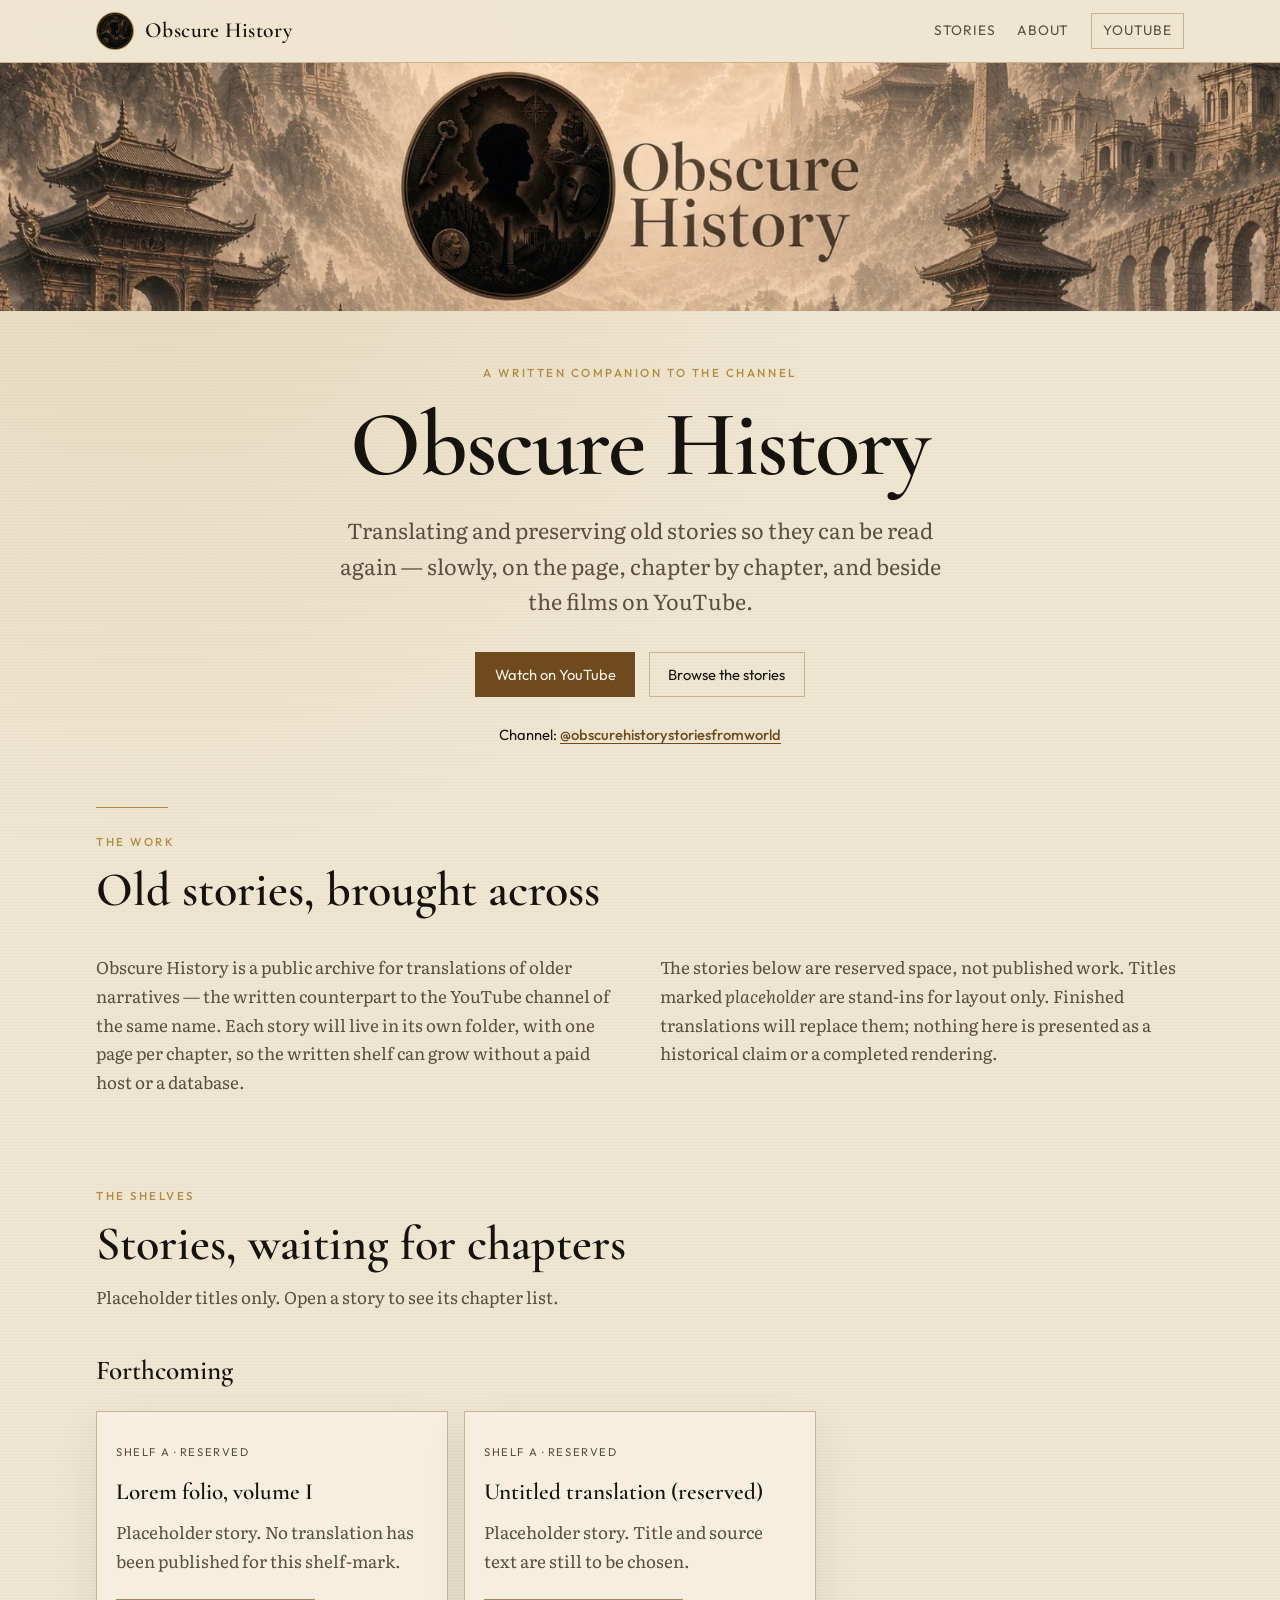
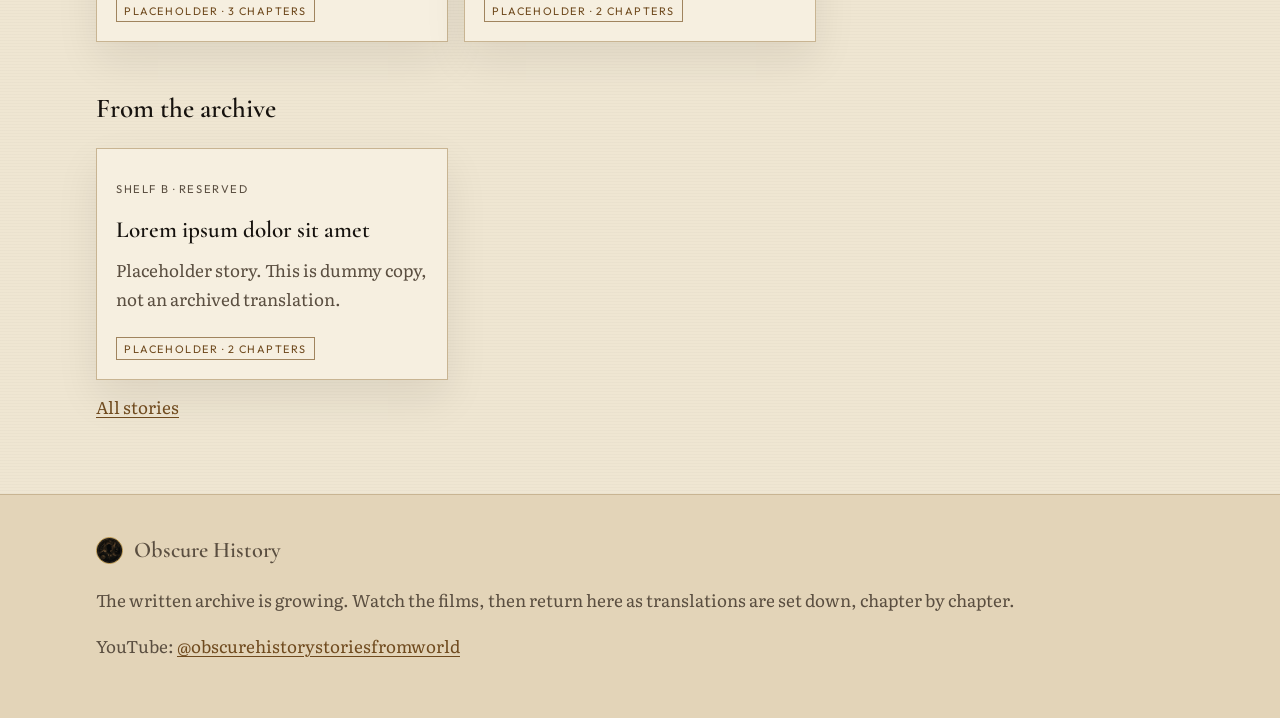
<file: index.html>
<!DOCTYPE html>
<html lang="en">
<head>
  <meta charset="utf-8" />
  <meta name="viewport" content="width=device-width, initial-scale=1" />
  <title>Obscure History — translations of old stories</title>
  <meta name="description" content="Obscure History is an archive of translated old stories, told chapter by chapter, and the written companion to the YouTube channel @obscurehistorystoriesfromworld." />
  <link rel="canonical" href="https://mindtensorml.github.io/obscure-history/" />
  <meta property="og:title" content="Obscure History" />
  <meta property="og:description" content="Obscure History is an archive of translated old stories, told chapter by chapter, and the written companion to the YouTube channel @obscurehistorystoriesfromworld." />
  <meta property="og:type" content="website" />
  <meta property="og:url" content="https://mindtensorml.github.io/obscure-history/" />
  <link rel="icon" href="assets/favicon.jpg" />
  <link rel="preconnect" href="https://fonts.googleapis.com" />
  <link rel="preconnect" href="https://fonts.gstatic.com" crossorigin />
  <link href="https://fonts.googleapis.com/css2?family=Cormorant+Garamond:ital,wght@0,500;0,600;0,700;1,500&family=Literata:ital,opsz,wght@0,7..72,400;0,7..72,500;1,7..72,400&family=Outfit:wght@400;500;600&display=swap" rel="stylesheet" />
  <link rel="stylesheet" href="styles.css" />
</head>
<body>
  <a class="skip-link" href="#main">Skip to content</a>
  <header class="masthead">
    <div class="masthead-inner">
      <a class="wordmark" href="index.html">
        <img class="brand-logo" src="assets/avatar.jpg" width="40" height="40" alt="" />
        <span class="wordmark-text">Obscure History</span>
      </a>
      <button class="nav-toggle" type="button" aria-expanded="false" aria-controls="site-nav">Menu</button>
      <nav id="site-nav" class="site-nav" aria-label="Primary">
        <a href="stories/index.html">Stories</a>
        <a href="index.html#about">About</a>
        <a class="nav-channel" href="https://www.youtube.com/@obscurehistorystoriesfromworld" target="_blank" rel="noopener noreferrer">YouTube <span class="sr-only">(opens in a new tab)</span></a>
      </nav>
    </div>
  </header>

  <main id="main">
    <figure class="hero-banner">
      <img src="assets/banner.jpg" alt="Obscure History channel banner: a misted landscape of temples and an aqueduct around the channel emblem." width="2048" height="339" />
    </figure>
    <section class="hero-copy" aria-labelledby="hero-title">
      <p class="eyebrow">A written companion to the channel</p>
      <h1 id="hero-title">Obscure History</h1>
      <p class="lede">
        Translating and preserving old stories so they can be read again —
        slowly, on the page, chapter by chapter, and beside the films on YouTube.
      </p>
      <div class="hero-actions">
        <a class="button button-primary" href="https://www.youtube.com/@obscurehistorystoriesfromworld" target="_blank" rel="noopener noreferrer">
          Watch on YouTube
          <span class="sr-only">(opens in a new tab)</span>
        </a>
        <a class="button button-quiet" href="stories/index.html">Browse the stories</a>
      </div>
      <p class="channel-handle">
        Channel:
        <a href="https://www.youtube.com/@obscurehistorystoriesfromworld" target="_blank" rel="noopener noreferrer">@obscurehistorystoriesfromworld</a>
        <span class="sr-only">(opens in a new tab)</span>
      </p>
    </section>

    <section id="about" class="panel" aria-labelledby="about-title">
      <div class="panel-rule" aria-hidden="true"></div>
      <p class="eyebrow">The work</p>
      <h2 id="about-title">Old stories, brought across</h2>
      <div class="split">
        <p>
          Obscure History is a public archive for translations of older
          narratives — the written counterpart to the YouTube channel of the
          same name. Each story will live in its own folder, with one page
          per chapter, so the written shelf can grow without a paid host or
          a database.
        </p>
        <p>
          The stories below are reserved space, not published work. Titles
          marked <em>placeholder</em> are stand-ins for layout only. Finished
          translations will replace them; nothing here is presented as a
          historical claim or a completed rendering.
        </p>
      </div>
    </section>

    <section id="archive" class="archive" aria-labelledby="archive-title">
      <header class="archive-head">
        <p class="eyebrow">The shelves</p>
        <h2 id="archive-title">Stories, waiting for chapters</h2>
        <p class="section-note">
          Placeholder titles only. Open a story to see its chapter list.
        </p>
      </header>
      <div class="shelf">
        <h3 class="shelf-title">Forthcoming</h3>
        <ul class="folio-grid">
          <li class="folio">
            <a class="folio-link" href="stories/lorem-folio-i/index.html">
              <p class="folio-mark">Shelf A · reserved</p>
              <h3>Lorem folio, volume I</h3>
              <p>Placeholder story. No translation has been published for this shelf-mark.</p>
              <span class="badge">Placeholder · 3 chapters</span>
            </a>
          </li>
          <li class="folio">
            <a class="folio-link" href="stories/untitled-translation/index.html">
              <p class="folio-mark">Shelf A · reserved</p>
              <h3>Untitled translation (reserved)</h3>
              <p>Placeholder story. Title and source text are still to be chosen.</p>
              <span class="badge">Placeholder · 2 chapters</span>
            </a>
          </li>
        </ul>
      </div>
      <div class="shelf">
        <h3 class="shelf-title">From the archive</h3>
        <ul class="folio-grid">
          <li class="folio">
            <a class="folio-link" href="stories/lorem-ipsum-dolor/index.html">
              <p class="folio-mark">Shelf B · reserved</p>
              <h3>Lorem ipsum dolor sit amet</h3>
              <p>Placeholder story. This is dummy copy, not an archived translation.</p>
              <span class="badge">Placeholder · 2 chapters</span>
            </a>
          </li>
        </ul>
      </div>
      <p class="section-note"><a href="stories/index.html">All stories</a></p>
    </section>
  </main>
  <footer class="site-footer">
    <div class="footer-inner">
      <p class="footer-brand">
        <img class="brand-logo" src="assets/avatar.jpg" width="28" height="28" alt="" />
        Obscure History
      </p>
      <p>
        The written archive is growing. Watch the films, then return here as
        translations are set down, chapter by chapter.
      </p>
      <p>
        YouTube:
        <a href="https://www.youtube.com/@obscurehistorystoriesfromworld" target="_blank" rel="noopener noreferrer">@obscurehistorystoriesfromworld</a>
        <span class="sr-only">(opens in a new tab)</span>
      </p>
    </div>
  </footer>
  <script src="site.js"></script>
</body>
</html>
</file>
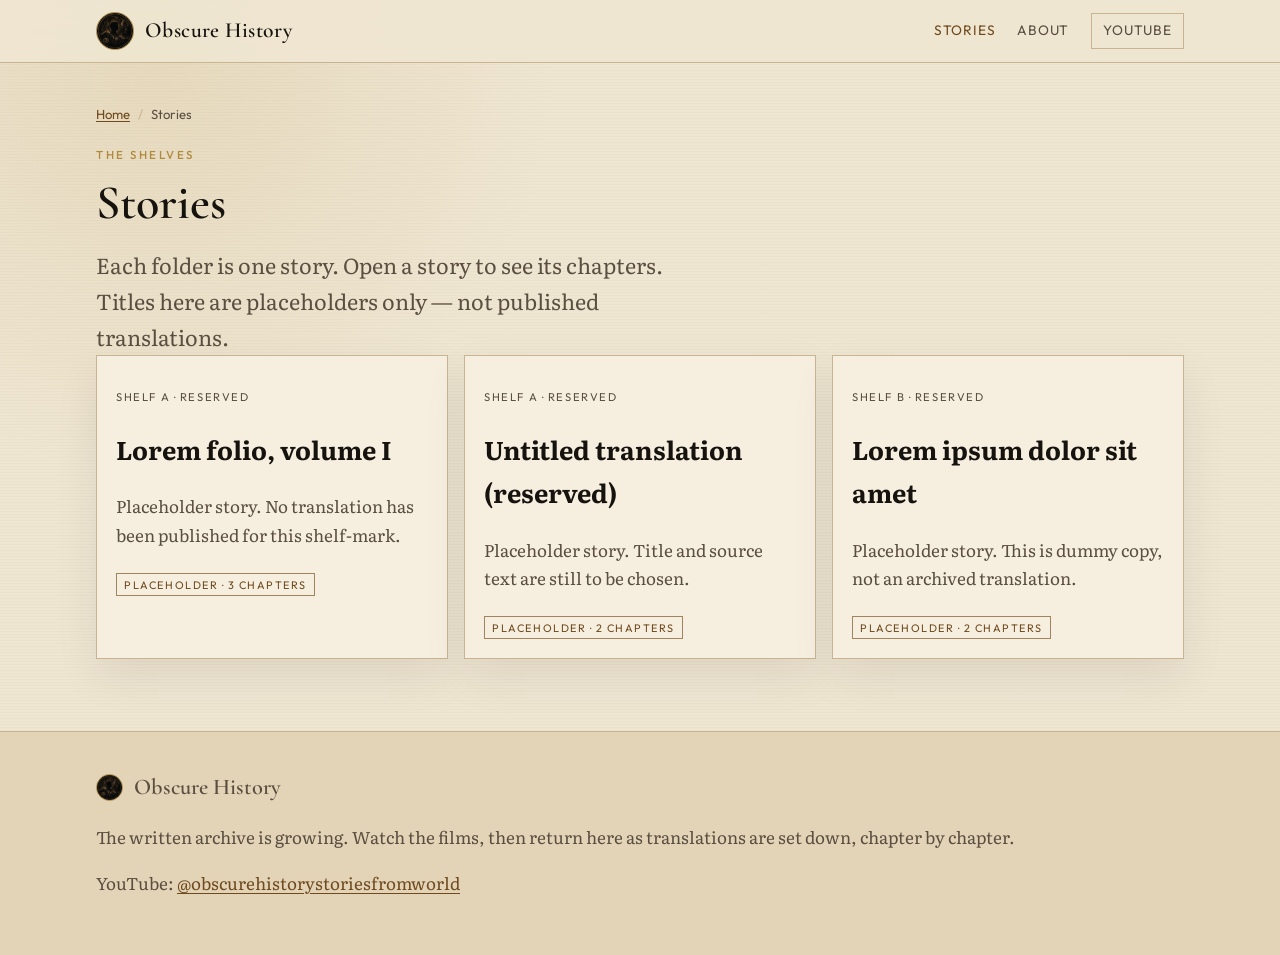
<file: stories/index.html>
<!DOCTYPE html>
<html lang="en">
<head>
  <meta charset="utf-8" />
  <meta name="viewport" content="width=device-width, initial-scale=1" />
  <title>Stories — Obscure History</title>
  <meta name="description" content="Placeholder story list for the Obscure History written archive. Each story has its own chapter pages." />
  <link rel="canonical" href="https://mindtensorml.github.io/obscure-history/stories/" />
  <meta property="og:title" content="Stories — Obscure History" />
  <meta property="og:description" content="Placeholder story list for the Obscure History written archive. Each story has its own chapter pages." />
  <meta property="og:type" content="website" />
  <meta property="og:url" content="https://mindtensorml.github.io/obscure-history/stories/" />
  <link rel="icon" href="../assets/favicon.jpg" />
  <link rel="preconnect" href="https://fonts.googleapis.com" />
  <link rel="preconnect" href="https://fonts.gstatic.com" crossorigin />
  <link href="https://fonts.googleapis.com/css2?family=Cormorant+Garamond:ital,wght@0,500;0,600;0,700;1,500&family=Literata:ital,opsz,wght@0,7..72,400;0,7..72,500;1,7..72,400&family=Outfit:wght@400;500;600&display=swap" rel="stylesheet" />
  <link rel="stylesheet" href="../styles.css" />
</head>
<body>
  <a class="skip-link" href="#main">Skip to content</a>
  <header class="masthead">
    <div class="masthead-inner">
      <a class="wordmark" href="../index.html">
        <img class="brand-logo" src="../assets/avatar.jpg" width="40" height="40" alt="" />
        <span class="wordmark-text">Obscure History</span>
      </a>
      <button class="nav-toggle" type="button" aria-expanded="false" aria-controls="site-nav">Menu</button>
      <nav id="site-nav" class="site-nav" aria-label="Primary">
        <a href="../stories/index.html" aria-current="page">Stories</a>
        <a href="../index.html#about">About</a>
        <a class="nav-channel" href="https://www.youtube.com/@obscurehistorystoriesfromworld" target="_blank" rel="noopener noreferrer">YouTube <span class="sr-only">(opens in a new tab)</span></a>
      </nav>
    </div>
  </header>

  <main id="main" class="story-layout">
    <nav class="crumb" aria-label="Breadcrumb">
        <ol>
          <li><a href="../index.html">Home</a></li>
          <li aria-current="page">Stories</li>
        </ol>
      </nav>
    <p class="eyebrow">The shelves</p>
    <h1>Stories</h1>
    <p class="lede lede-start">
      Each folder is one story. Open a story to see its chapters. Titles here
      are placeholders only — not published translations.
    </p>
    <ul class="folio-grid folio-grid-spaced">
      <li class="folio">
        <a class="folio-link" href="lorem-folio-i/index.html">
          <p class="folio-mark">Shelf A · reserved</p>
          <h2>Lorem folio, volume I</h2>
          <p>Placeholder story. No translation has been published for this shelf-mark.</p>
          <span class="badge">Placeholder · 3 chapters</span>
        </a>
      </li>
      <li class="folio">
        <a class="folio-link" href="untitled-translation/index.html">
          <p class="folio-mark">Shelf A · reserved</p>
          <h2>Untitled translation (reserved)</h2>
          <p>Placeholder story. Title and source text are still to be chosen.</p>
          <span class="badge">Placeholder · 2 chapters</span>
        </a>
      </li>
      <li class="folio">
        <a class="folio-link" href="lorem-ipsum-dolor/index.html">
          <p class="folio-mark">Shelf B · reserved</p>
          <h2>Lorem ipsum dolor sit amet</h2>
          <p>Placeholder story. This is dummy copy, not an archived translation.</p>
          <span class="badge">Placeholder · 2 chapters</span>
        </a>
      </li>
    </ul>
  </main>
  <footer class="site-footer">
    <div class="footer-inner">
      <p class="footer-brand">
        <img class="brand-logo" src="../assets/avatar.jpg" width="28" height="28" alt="" />
        Obscure History
      </p>
      <p>
        The written archive is growing. Watch the films, then return here as
        translations are set down, chapter by chapter.
      </p>
      <p>
        YouTube:
        <a href="https://www.youtube.com/@obscurehistorystoriesfromworld" target="_blank" rel="noopener noreferrer">@obscurehistorystoriesfromworld</a>
        <span class="sr-only">(opens in a new tab)</span>
      </p>
    </div>
  </footer>
  <script src="../site.js"></script>
</body>
</html>
</file>
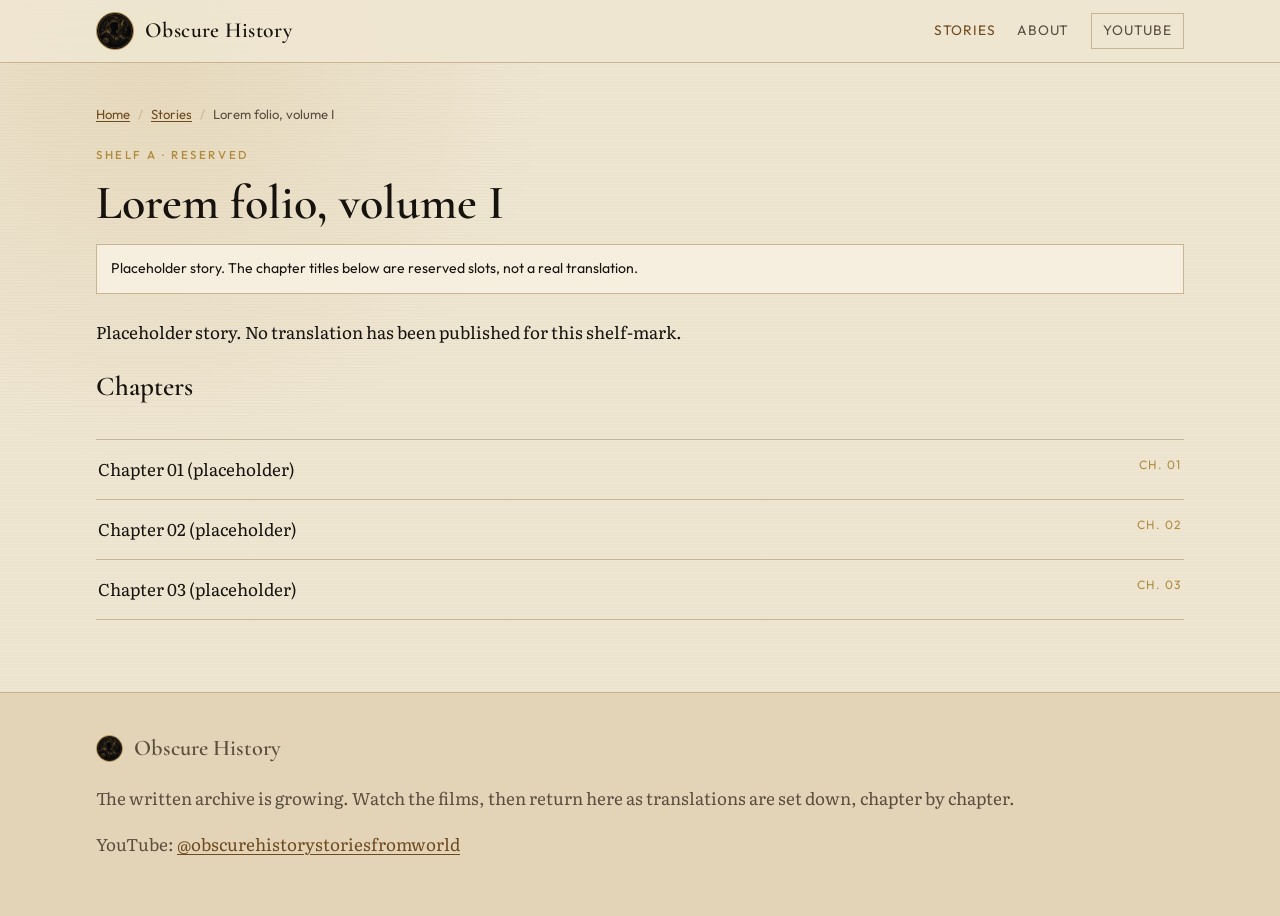
<file: stories/lorem-folio-i/index.html>
<!DOCTYPE html>
<html lang="en">
<head>
  <meta charset="utf-8" />
  <meta name="viewport" content="width=device-width, initial-scale=1" />
  <title>Lorem folio, volume I — Obscure History</title>
  <meta name="description" content="Placeholder story page for Lorem folio, volume I. Chapter list only; not a published translation." />
  <link rel="canonical" href="https://mindtensorml.github.io/obscure-history/stories/lorem-folio-i/" />
  <meta property="og:title" content="Lorem folio, volume I" />
  <meta property="og:description" content="Placeholder story page for Lorem folio, volume I. Chapter list only; not a published translation." />
  <meta property="og:type" content="website" />
  <meta property="og:url" content="https://mindtensorml.github.io/obscure-history/stories/lorem-folio-i/" />
  <link rel="icon" href="../../assets/favicon.jpg" />
  <link rel="preconnect" href="https://fonts.googleapis.com" />
  <link rel="preconnect" href="https://fonts.gstatic.com" crossorigin />
  <link href="https://fonts.googleapis.com/css2?family=Cormorant+Garamond:ital,wght@0,500;0,600;0,700;1,500&family=Literata:ital,opsz,wght@0,7..72,400;0,7..72,500;1,7..72,400&family=Outfit:wght@400;500;600&display=swap" rel="stylesheet" />
  <link rel="stylesheet" href="../../styles.css" />
</head>
<body>
  <a class="skip-link" href="#main">Skip to content</a>
  <header class="masthead">
    <div class="masthead-inner">
      <a class="wordmark" href="../../index.html">
        <img class="brand-logo" src="../../assets/avatar.jpg" width="40" height="40" alt="" />
        <span class="wordmark-text">Obscure History</span>
      </a>
      <button class="nav-toggle" type="button" aria-expanded="false" aria-controls="site-nav">Menu</button>
      <nav id="site-nav" class="site-nav" aria-label="Primary">
        <a href="../../stories/index.html" aria-current="page">Stories</a>
        <a href="../../index.html#about">About</a>
        <a class="nav-channel" href="https://www.youtube.com/@obscurehistorystoriesfromworld" target="_blank" rel="noopener noreferrer">YouTube <span class="sr-only">(opens in a new tab)</span></a>
      </nav>
    </div>
  </header>

  <main id="main" class="story-layout">
    <nav class="crumb" aria-label="Breadcrumb">
        <ol>
          <li><a href="../../index.html">Home</a></li>
          <li><a href="../index.html">Stories</a></li>
          <li aria-current="page">Lorem folio, volume I</li>
        </ol>
      </nav>
    <p class="eyebrow">Shelf A · reserved</p>
    <h1>Lorem folio, volume I</h1>
    <p class="notice">Placeholder story. The chapter titles below are reserved slots, not a real translation.</p>
    <p>Placeholder story. No translation has been published for this shelf-mark.</p>
    <h2 class="shelf-title">Chapters</h2>
    <ol class="chapter-list">
        <li>
          <a href="chapter-01.html">
            <span>Chapter 01 (placeholder)</span>
            <span class="chapter-num">Ch. 01</span>
          </a>
        </li>
        <li>
          <a href="chapter-02.html">
            <span>Chapter 02 (placeholder)</span>
            <span class="chapter-num">Ch. 02</span>
          </a>
        </li>
        <li>
          <a href="chapter-03.html">
            <span>Chapter 03 (placeholder)</span>
            <span class="chapter-num">Ch. 03</span>
          </a>
        </li>
    </ol>
  </main>
  <footer class="site-footer">
    <div class="footer-inner">
      <p class="footer-brand">
        <img class="brand-logo" src="../../assets/avatar.jpg" width="28" height="28" alt="" />
        Obscure History
      </p>
      <p>
        The written archive is growing. Watch the films, then return here as
        translations are set down, chapter by chapter.
      </p>
      <p>
        YouTube:
        <a href="https://www.youtube.com/@obscurehistorystoriesfromworld" target="_blank" rel="noopener noreferrer">@obscurehistorystoriesfromworld</a>
        <span class="sr-only">(opens in a new tab)</span>
      </p>
    </div>
  </footer>
  <script src="../../site.js"></script>
</body>
</html>
</file>
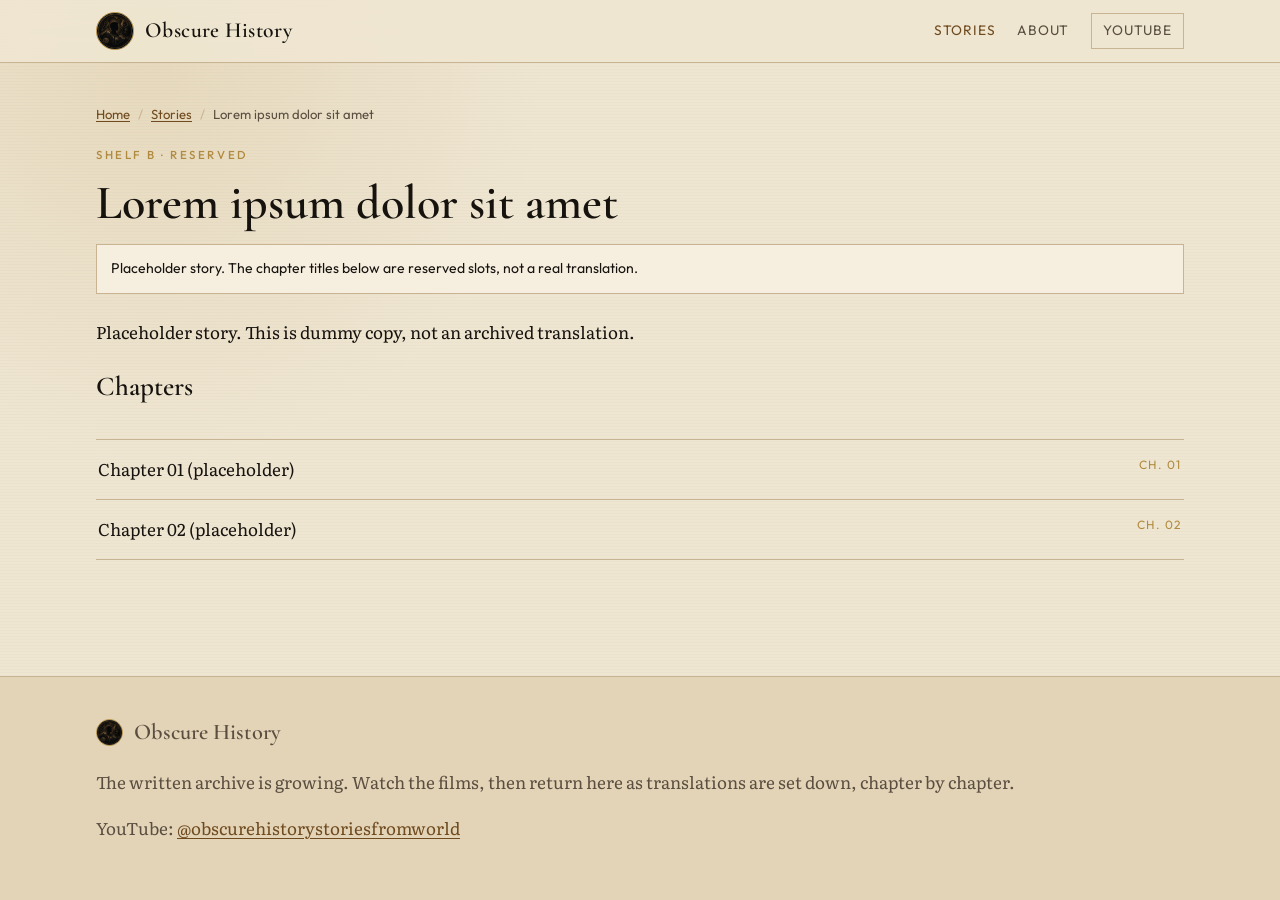
<file: stories/lorem-ipsum-dolor/index.html>
<!DOCTYPE html>
<html lang="en">
<head>
  <meta charset="utf-8" />
  <meta name="viewport" content="width=device-width, initial-scale=1" />
  <title>Lorem ipsum dolor sit amet — Obscure History</title>
  <meta name="description" content="Placeholder story page for Lorem ipsum dolor sit amet. Chapter list only; not a published translation." />
  <link rel="canonical" href="https://mindtensorml.github.io/obscure-history/stories/lorem-ipsum-dolor/" />
  <meta property="og:title" content="Lorem ipsum dolor sit amet" />
  <meta property="og:description" content="Placeholder story page for Lorem ipsum dolor sit amet. Chapter list only; not a published translation." />
  <meta property="og:type" content="website" />
  <meta property="og:url" content="https://mindtensorml.github.io/obscure-history/stories/lorem-ipsum-dolor/" />
  <link rel="icon" href="../../assets/favicon.jpg" />
  <link rel="preconnect" href="https://fonts.googleapis.com" />
  <link rel="preconnect" href="https://fonts.gstatic.com" crossorigin />
  <link href="https://fonts.googleapis.com/css2?family=Cormorant+Garamond:ital,wght@0,500;0,600;0,700;1,500&family=Literata:ital,opsz,wght@0,7..72,400;0,7..72,500;1,7..72,400&family=Outfit:wght@400;500;600&display=swap" rel="stylesheet" />
  <link rel="stylesheet" href="../../styles.css" />
</head>
<body>
  <a class="skip-link" href="#main">Skip to content</a>
  <header class="masthead">
    <div class="masthead-inner">
      <a class="wordmark" href="../../index.html">
        <img class="brand-logo" src="../../assets/avatar.jpg" width="40" height="40" alt="" />
        <span class="wordmark-text">Obscure History</span>
      </a>
      <button class="nav-toggle" type="button" aria-expanded="false" aria-controls="site-nav">Menu</button>
      <nav id="site-nav" class="site-nav" aria-label="Primary">
        <a href="../../stories/index.html" aria-current="page">Stories</a>
        <a href="../../index.html#about">About</a>
        <a class="nav-channel" href="https://www.youtube.com/@obscurehistorystoriesfromworld" target="_blank" rel="noopener noreferrer">YouTube <span class="sr-only">(opens in a new tab)</span></a>
      </nav>
    </div>
  </header>

  <main id="main" class="story-layout">
    <nav class="crumb" aria-label="Breadcrumb">
        <ol>
          <li><a href="../../index.html">Home</a></li>
          <li><a href="../index.html">Stories</a></li>
          <li aria-current="page">Lorem ipsum dolor sit amet</li>
        </ol>
      </nav>
    <p class="eyebrow">Shelf B · reserved</p>
    <h1>Lorem ipsum dolor sit amet</h1>
    <p class="notice">Placeholder story. The chapter titles below are reserved slots, not a real translation.</p>
    <p>Placeholder story. This is dummy copy, not an archived translation.</p>
    <h2 class="shelf-title">Chapters</h2>
    <ol class="chapter-list">
        <li>
          <a href="chapter-01.html">
            <span>Chapter 01 (placeholder)</span>
            <span class="chapter-num">Ch. 01</span>
          </a>
        </li>
        <li>
          <a href="chapter-02.html">
            <span>Chapter 02 (placeholder)</span>
            <span class="chapter-num">Ch. 02</span>
          </a>
        </li>
    </ol>
  </main>
  <footer class="site-footer">
    <div class="footer-inner">
      <p class="footer-brand">
        <img class="brand-logo" src="../../assets/avatar.jpg" width="28" height="28" alt="" />
        Obscure History
      </p>
      <p>
        The written archive is growing. Watch the films, then return here as
        translations are set down, chapter by chapter.
      </p>
      <p>
        YouTube:
        <a href="https://www.youtube.com/@obscurehistorystoriesfromworld" target="_blank" rel="noopener noreferrer">@obscurehistorystoriesfromworld</a>
        <span class="sr-only">(opens in a new tab)</span>
      </p>
    </div>
  </footer>
  <script src="../../site.js"></script>
</body>
</html>
</file>
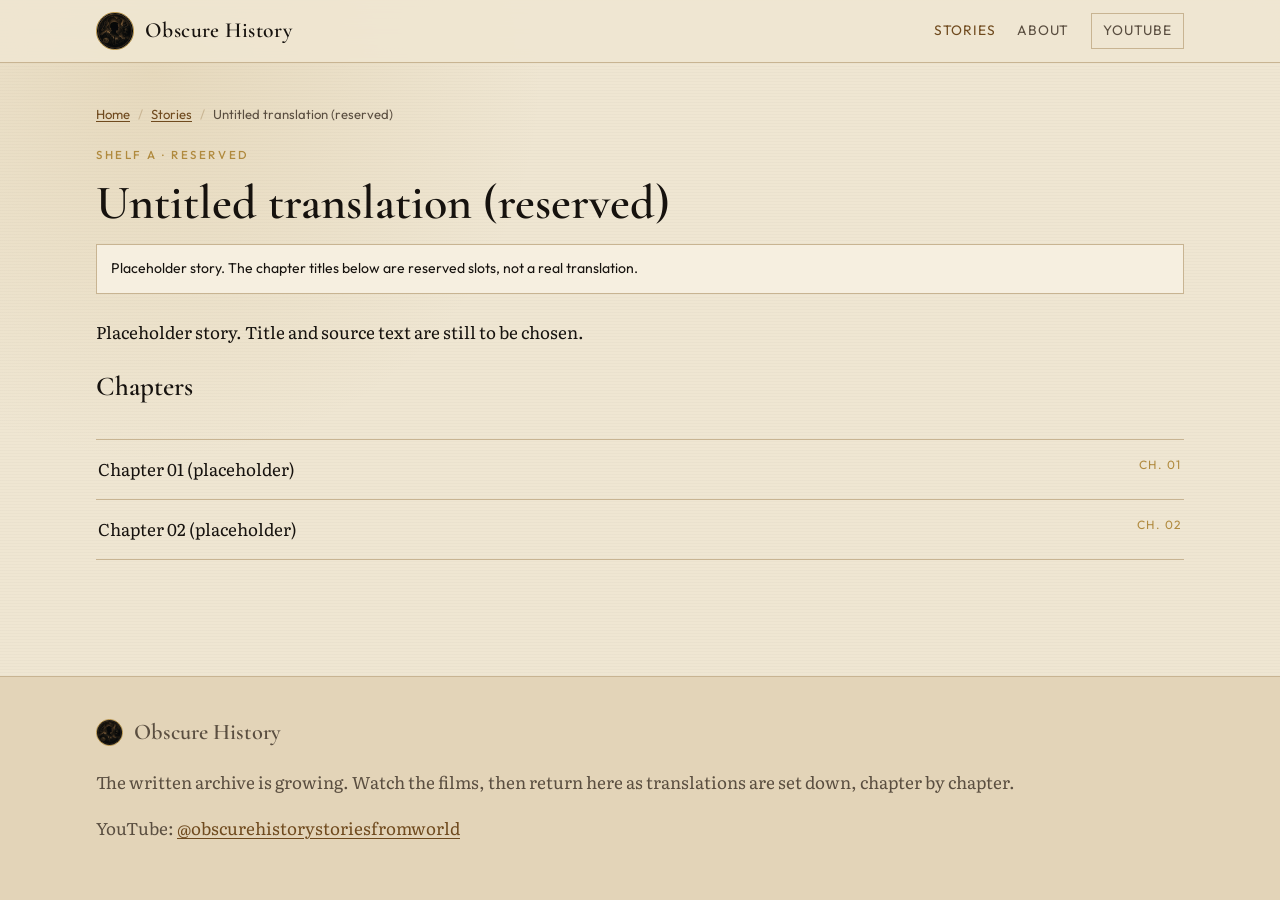
<file: stories/untitled-translation/index.html>
<!DOCTYPE html>
<html lang="en">
<head>
  <meta charset="utf-8" />
  <meta name="viewport" content="width=device-width, initial-scale=1" />
  <title>Untitled translation (reserved) — Obscure History</title>
  <meta name="description" content="Placeholder story page for Untitled translation (reserved). Chapter list only; not a published translation." />
  <link rel="canonical" href="https://mindtensorml.github.io/obscure-history/stories/untitled-translation/" />
  <meta property="og:title" content="Untitled translation (reserved)" />
  <meta property="og:description" content="Placeholder story page for Untitled translation (reserved). Chapter list only; not a published translation." />
  <meta property="og:type" content="website" />
  <meta property="og:url" content="https://mindtensorml.github.io/obscure-history/stories/untitled-translation/" />
  <link rel="icon" href="../../assets/favicon.jpg" />
  <link rel="preconnect" href="https://fonts.googleapis.com" />
  <link rel="preconnect" href="https://fonts.gstatic.com" crossorigin />
  <link href="https://fonts.googleapis.com/css2?family=Cormorant+Garamond:ital,wght@0,500;0,600;0,700;1,500&family=Literata:ital,opsz,wght@0,7..72,400;0,7..72,500;1,7..72,400&family=Outfit:wght@400;500;600&display=swap" rel="stylesheet" />
  <link rel="stylesheet" href="../../styles.css" />
</head>
<body>
  <a class="skip-link" href="#main">Skip to content</a>
  <header class="masthead">
    <div class="masthead-inner">
      <a class="wordmark" href="../../index.html">
        <img class="brand-logo" src="../../assets/avatar.jpg" width="40" height="40" alt="" />
        <span class="wordmark-text">Obscure History</span>
      </a>
      <button class="nav-toggle" type="button" aria-expanded="false" aria-controls="site-nav">Menu</button>
      <nav id="site-nav" class="site-nav" aria-label="Primary">
        <a href="../../stories/index.html" aria-current="page">Stories</a>
        <a href="../../index.html#about">About</a>
        <a class="nav-channel" href="https://www.youtube.com/@obscurehistorystoriesfromworld" target="_blank" rel="noopener noreferrer">YouTube <span class="sr-only">(opens in a new tab)</span></a>
      </nav>
    </div>
  </header>

  <main id="main" class="story-layout">
    <nav class="crumb" aria-label="Breadcrumb">
        <ol>
          <li><a href="../../index.html">Home</a></li>
          <li><a href="../index.html">Stories</a></li>
          <li aria-current="page">Untitled translation (reserved)</li>
        </ol>
      </nav>
    <p class="eyebrow">Shelf A · reserved</p>
    <h1>Untitled translation (reserved)</h1>
    <p class="notice">Placeholder story. The chapter titles below are reserved slots, not a real translation.</p>
    <p>Placeholder story. Title and source text are still to be chosen.</p>
    <h2 class="shelf-title">Chapters</h2>
    <ol class="chapter-list">
        <li>
          <a href="chapter-01.html">
            <span>Chapter 01 (placeholder)</span>
            <span class="chapter-num">Ch. 01</span>
          </a>
        </li>
        <li>
          <a href="chapter-02.html">
            <span>Chapter 02 (placeholder)</span>
            <span class="chapter-num">Ch. 02</span>
          </a>
        </li>
    </ol>
  </main>
  <footer class="site-footer">
    <div class="footer-inner">
      <p class="footer-brand">
        <img class="brand-logo" src="../../assets/avatar.jpg" width="28" height="28" alt="" />
        Obscure History
      </p>
      <p>
        The written archive is growing. Watch the films, then return here as
        translations are set down, chapter by chapter.
      </p>
      <p>
        YouTube:
        <a href="https://www.youtube.com/@obscurehistorystoriesfromworld" target="_blank" rel="noopener noreferrer">@obscurehistorystoriesfromworld</a>
        <span class="sr-only">(opens in a new tab)</span>
      </p>
    </div>
  </footer>
  <script src="../../site.js"></script>
</body>
</html>
</file>
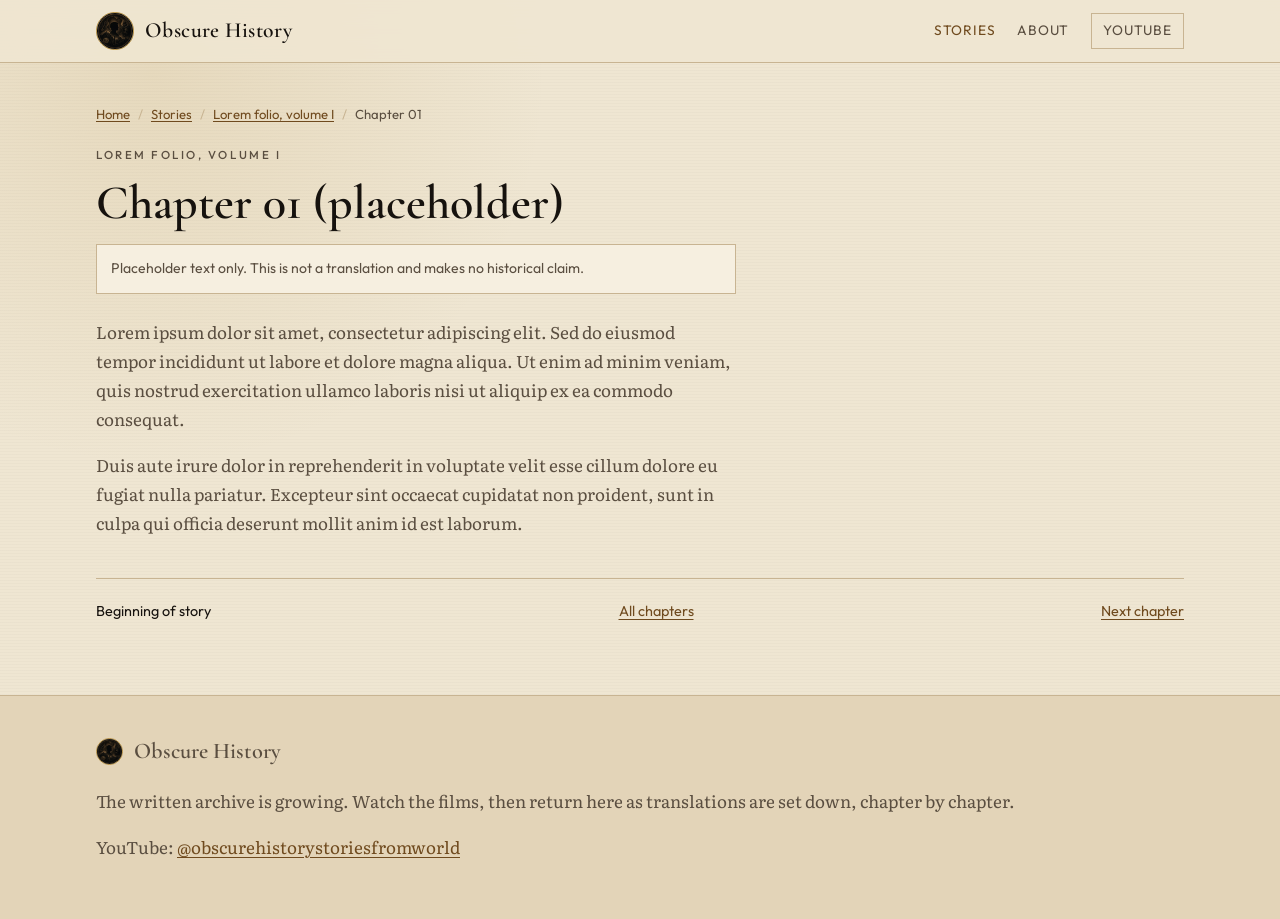
<file: stories/lorem-folio-i/chapter-01.html>
<!DOCTYPE html>
<html lang="en">
<head>
  <meta charset="utf-8" />
  <meta name="viewport" content="width=device-width, initial-scale=1" />
  <title>Chapter 01 — Lorem folio, volume I — Obscure History</title>
  <meta name="description" content="Placeholder chapter 01 for Lorem folio, volume I. Dummy copy only." />
  <link rel="canonical" href="https://mindtensorml.github.io/obscure-history/stories/lorem-folio-i/chapter-01.html" />
  <meta property="og:title" content="Chapter 01 — Lorem folio, volume I" />
  <meta property="og:description" content="Placeholder chapter 01 for Lorem folio, volume I. Dummy copy only." />
  <meta property="og:type" content="website" />
  <meta property="og:url" content="https://mindtensorml.github.io/obscure-history/stories/lorem-folio-i/chapter-01.html" />
  <link rel="icon" href="../../assets/favicon.jpg" />
  <link rel="preconnect" href="https://fonts.googleapis.com" />
  <link rel="preconnect" href="https://fonts.gstatic.com" crossorigin />
  <link href="https://fonts.googleapis.com/css2?family=Cormorant+Garamond:ital,wght@0,500;0,600;0,700;1,500&family=Literata:ital,opsz,wght@0,7..72,400;0,7..72,500;1,7..72,400&family=Outfit:wght@400;500;600&display=swap" rel="stylesheet" />
  <link rel="stylesheet" href="../../styles.css" />
</head>
<body>
  <a class="skip-link" href="#main">Skip to content</a>
  <header class="masthead">
    <div class="masthead-inner">
      <a class="wordmark" href="../../index.html">
        <img class="brand-logo" src="../../assets/avatar.jpg" width="40" height="40" alt="" />
        <span class="wordmark-text">Obscure History</span>
      </a>
      <button class="nav-toggle" type="button" aria-expanded="false" aria-controls="site-nav">Menu</button>
      <nav id="site-nav" class="site-nav" aria-label="Primary">
        <a href="../../stories/index.html" aria-current="page">Stories</a>
        <a href="../../index.html#about">About</a>
        <a class="nav-channel" href="https://www.youtube.com/@obscurehistorystoriesfromworld" target="_blank" rel="noopener noreferrer">YouTube <span class="sr-only">(opens in a new tab)</span></a>
      </nav>
    </div>
  </header>

  <main id="main" class="story-layout">
    <nav class="crumb" aria-label="Breadcrumb">
        <ol>
          <li><a href="../../index.html">Home</a></li>
          <li><a href="../index.html">Stories</a></li>
          <li><a href="index.html">Lorem folio, volume I</a></li>
          <li aria-current="page">Chapter 01</li>
        </ol>
      </nav>
    <article class="prose">
      <p class="eyebrow">Lorem folio, volume I</p>
      <h1>Chapter 01 (placeholder)</h1>
      <p class="notice">Placeholder text only. This is not a translation and makes no historical claim.</p>
      <p>Lorem ipsum dolor sit amet, consectetur adipiscing elit. Sed do eiusmod tempor incididunt ut labore et dolore magna aliqua. Ut enim ad minim veniam, quis nostrud exercitation ullamco laboris nisi ut aliquip ex ea commodo consequat.</p>
      <p>Duis aute irure dolor in reprehenderit in voluptate velit esse cillum dolore eu fugiat nulla pariatur. Excepteur sint occaecat cupidatat non proident, sunt in culpa qui officia deserunt mollit anim id est laborum.</p>
    </article>
    <nav class="chapter-nav" aria-label="Chapter">
      <span>Beginning of story</span>
      <a href="index.html">All chapters</a>
      <a href="chapter-02.html">Next chapter</a>
    </nav>
  </main>
  <footer class="site-footer">
    <div class="footer-inner">
      <p class="footer-brand">
        <img class="brand-logo" src="../../assets/avatar.jpg" width="28" height="28" alt="" />
        Obscure History
      </p>
      <p>
        The written archive is growing. Watch the films, then return here as
        translations are set down, chapter by chapter.
      </p>
      <p>
        YouTube:
        <a href="https://www.youtube.com/@obscurehistorystoriesfromworld" target="_blank" rel="noopener noreferrer">@obscurehistorystoriesfromworld</a>
        <span class="sr-only">(opens in a new tab)</span>
      </p>
    </div>
  </footer>
  <script src="../../site.js"></script>
</body>
</html>
</file>
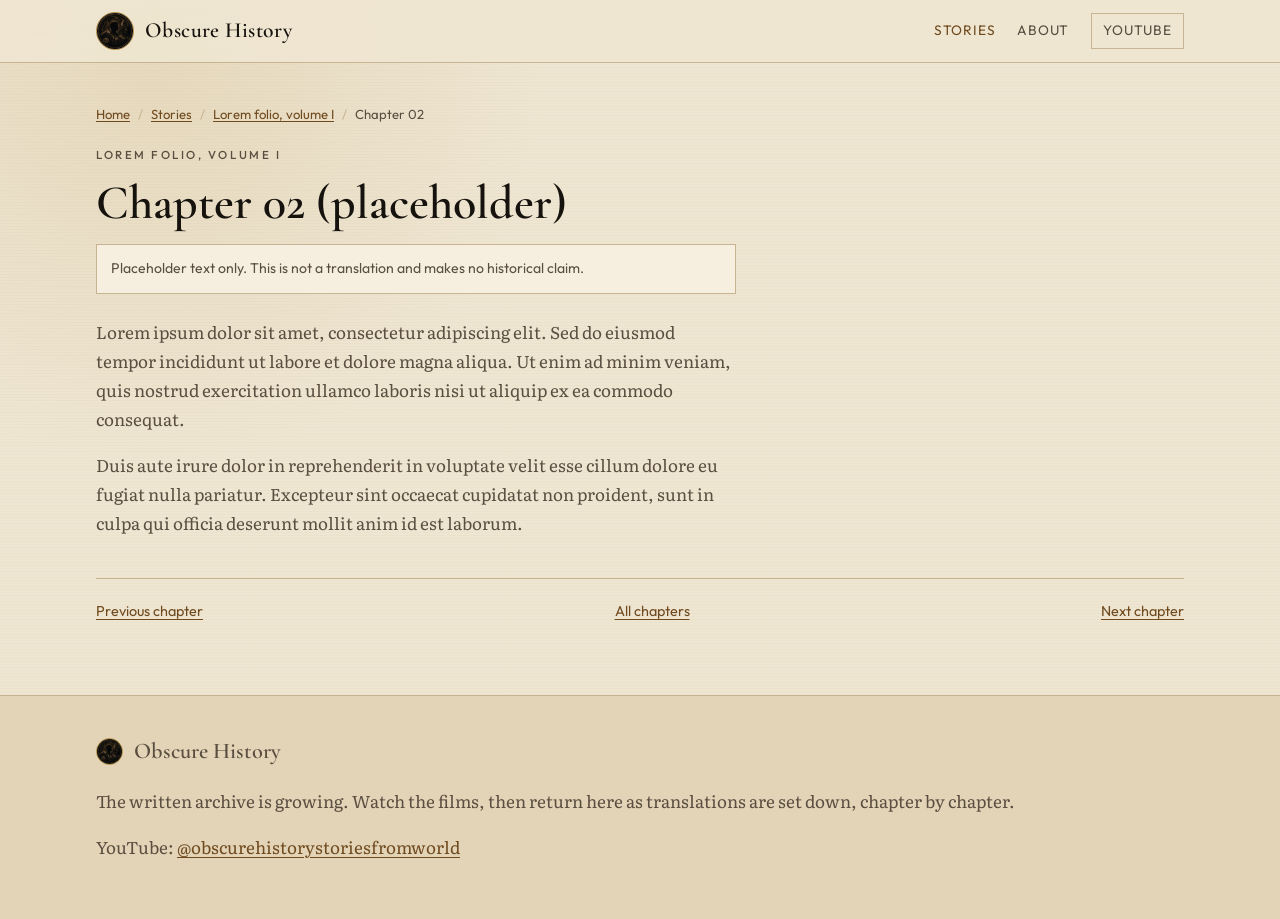
<file: stories/lorem-folio-i/chapter-02.html>
<!DOCTYPE html>
<html lang="en">
<head>
  <meta charset="utf-8" />
  <meta name="viewport" content="width=device-width, initial-scale=1" />
  <title>Chapter 02 — Lorem folio, volume I — Obscure History</title>
  <meta name="description" content="Placeholder chapter 02 for Lorem folio, volume I. Dummy copy only." />
  <link rel="canonical" href="https://mindtensorml.github.io/obscure-history/stories/lorem-folio-i/chapter-02.html" />
  <meta property="og:title" content="Chapter 02 — Lorem folio, volume I" />
  <meta property="og:description" content="Placeholder chapter 02 for Lorem folio, volume I. Dummy copy only." />
  <meta property="og:type" content="website" />
  <meta property="og:url" content="https://mindtensorml.github.io/obscure-history/stories/lorem-folio-i/chapter-02.html" />
  <link rel="icon" href="../../assets/favicon.jpg" />
  <link rel="preconnect" href="https://fonts.googleapis.com" />
  <link rel="preconnect" href="https://fonts.gstatic.com" crossorigin />
  <link href="https://fonts.googleapis.com/css2?family=Cormorant+Garamond:ital,wght@0,500;0,600;0,700;1,500&family=Literata:ital,opsz,wght@0,7..72,400;0,7..72,500;1,7..72,400&family=Outfit:wght@400;500;600&display=swap" rel="stylesheet" />
  <link rel="stylesheet" href="../../styles.css" />
</head>
<body>
  <a class="skip-link" href="#main">Skip to content</a>
  <header class="masthead">
    <div class="masthead-inner">
      <a class="wordmark" href="../../index.html">
        <img class="brand-logo" src="../../assets/avatar.jpg" width="40" height="40" alt="" />
        <span class="wordmark-text">Obscure History</span>
      </a>
      <button class="nav-toggle" type="button" aria-expanded="false" aria-controls="site-nav">Menu</button>
      <nav id="site-nav" class="site-nav" aria-label="Primary">
        <a href="../../stories/index.html" aria-current="page">Stories</a>
        <a href="../../index.html#about">About</a>
        <a class="nav-channel" href="https://www.youtube.com/@obscurehistorystoriesfromworld" target="_blank" rel="noopener noreferrer">YouTube <span class="sr-only">(opens in a new tab)</span></a>
      </nav>
    </div>
  </header>

  <main id="main" class="story-layout">
    <nav class="crumb" aria-label="Breadcrumb">
        <ol>
          <li><a href="../../index.html">Home</a></li>
          <li><a href="../index.html">Stories</a></li>
          <li><a href="index.html">Lorem folio, volume I</a></li>
          <li aria-current="page">Chapter 02</li>
        </ol>
      </nav>
    <article class="prose">
      <p class="eyebrow">Lorem folio, volume I</p>
      <h1>Chapter 02 (placeholder)</h1>
      <p class="notice">Placeholder text only. This is not a translation and makes no historical claim.</p>
      <p>Lorem ipsum dolor sit amet, consectetur adipiscing elit. Sed do eiusmod tempor incididunt ut labore et dolore magna aliqua. Ut enim ad minim veniam, quis nostrud exercitation ullamco laboris nisi ut aliquip ex ea commodo consequat.</p>
      <p>Duis aute irure dolor in reprehenderit in voluptate velit esse cillum dolore eu fugiat nulla pariatur. Excepteur sint occaecat cupidatat non proident, sunt in culpa qui officia deserunt mollit anim id est laborum.</p>
    </article>
    <nav class="chapter-nav" aria-label="Chapter">
      <a href="chapter-01.html">Previous chapter</a>
      <a href="index.html">All chapters</a>
      <a href="chapter-03.html">Next chapter</a>
    </nav>
  </main>
  <footer class="site-footer">
    <div class="footer-inner">
      <p class="footer-brand">
        <img class="brand-logo" src="../../assets/avatar.jpg" width="28" height="28" alt="" />
        Obscure History
      </p>
      <p>
        The written archive is growing. Watch the films, then return here as
        translations are set down, chapter by chapter.
      </p>
      <p>
        YouTube:
        <a href="https://www.youtube.com/@obscurehistorystoriesfromworld" target="_blank" rel="noopener noreferrer">@obscurehistorystoriesfromworld</a>
        <span class="sr-only">(opens in a new tab)</span>
      </p>
    </div>
  </footer>
  <script src="../../site.js"></script>
</body>
</html>
</file>
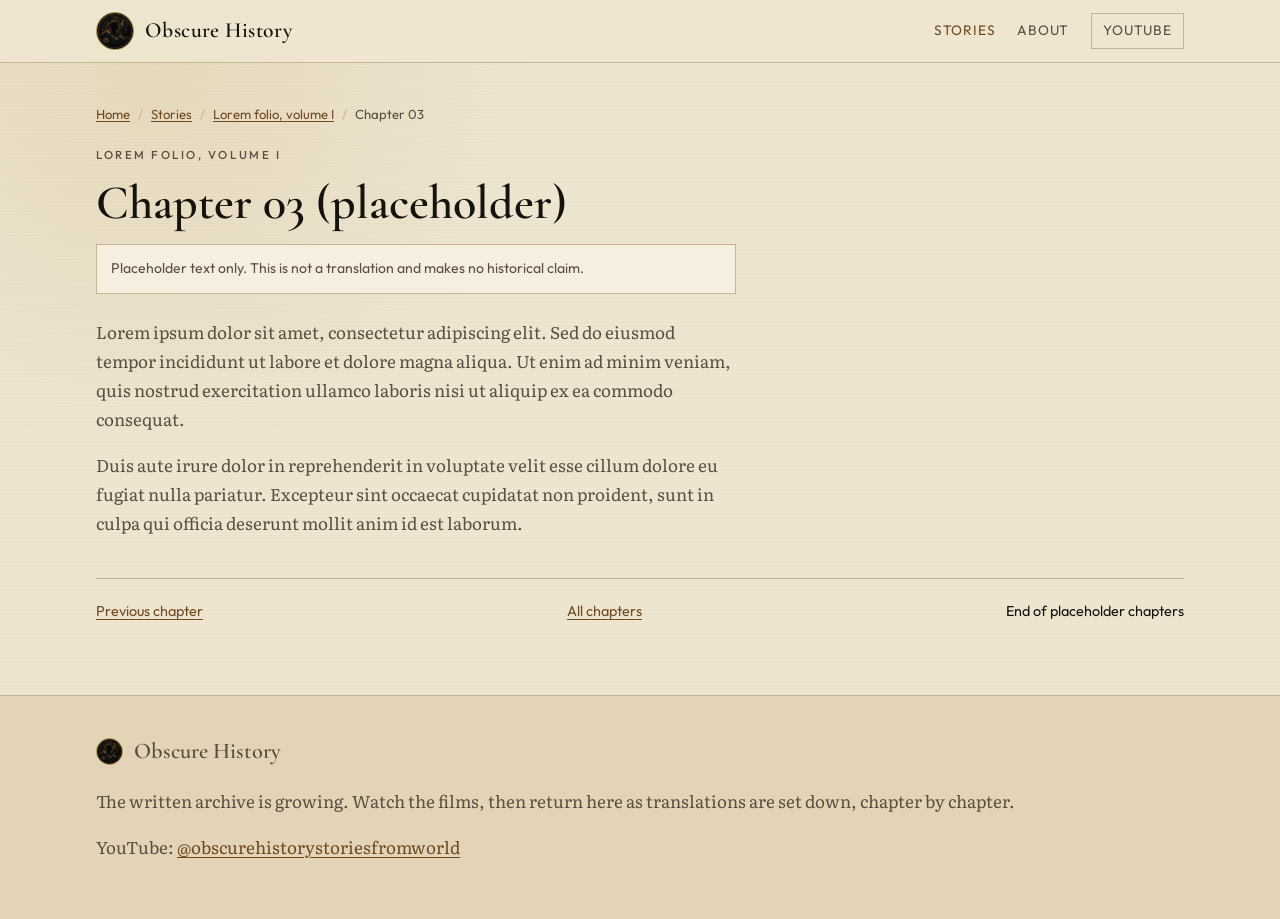
<file: stories/lorem-folio-i/chapter-03.html>
<!DOCTYPE html>
<html lang="en">
<head>
  <meta charset="utf-8" />
  <meta name="viewport" content="width=device-width, initial-scale=1" />
  <title>Chapter 03 — Lorem folio, volume I — Obscure History</title>
  <meta name="description" content="Placeholder chapter 03 for Lorem folio, volume I. Dummy copy only." />
  <link rel="canonical" href="https://mindtensorml.github.io/obscure-history/stories/lorem-folio-i/chapter-03.html" />
  <meta property="og:title" content="Chapter 03 — Lorem folio, volume I" />
  <meta property="og:description" content="Placeholder chapter 03 for Lorem folio, volume I. Dummy copy only." />
  <meta property="og:type" content="website" />
  <meta property="og:url" content="https://mindtensorml.github.io/obscure-history/stories/lorem-folio-i/chapter-03.html" />
  <link rel="icon" href="../../assets/favicon.jpg" />
  <link rel="preconnect" href="https://fonts.googleapis.com" />
  <link rel="preconnect" href="https://fonts.gstatic.com" crossorigin />
  <link href="https://fonts.googleapis.com/css2?family=Cormorant+Garamond:ital,wght@0,500;0,600;0,700;1,500&family=Literata:ital,opsz,wght@0,7..72,400;0,7..72,500;1,7..72,400&family=Outfit:wght@400;500;600&display=swap" rel="stylesheet" />
  <link rel="stylesheet" href="../../styles.css" />
</head>
<body>
  <a class="skip-link" href="#main">Skip to content</a>
  <header class="masthead">
    <div class="masthead-inner">
      <a class="wordmark" href="../../index.html">
        <img class="brand-logo" src="../../assets/avatar.jpg" width="40" height="40" alt="" />
        <span class="wordmark-text">Obscure History</span>
      </a>
      <button class="nav-toggle" type="button" aria-expanded="false" aria-controls="site-nav">Menu</button>
      <nav id="site-nav" class="site-nav" aria-label="Primary">
        <a href="../../stories/index.html" aria-current="page">Stories</a>
        <a href="../../index.html#about">About</a>
        <a class="nav-channel" href="https://www.youtube.com/@obscurehistorystoriesfromworld" target="_blank" rel="noopener noreferrer">YouTube <span class="sr-only">(opens in a new tab)</span></a>
      </nav>
    </div>
  </header>

  <main id="main" class="story-layout">
    <nav class="crumb" aria-label="Breadcrumb">
        <ol>
          <li><a href="../../index.html">Home</a></li>
          <li><a href="../index.html">Stories</a></li>
          <li><a href="index.html">Lorem folio, volume I</a></li>
          <li aria-current="page">Chapter 03</li>
        </ol>
      </nav>
    <article class="prose">
      <p class="eyebrow">Lorem folio, volume I</p>
      <h1>Chapter 03 (placeholder)</h1>
      <p class="notice">Placeholder text only. This is not a translation and makes no historical claim.</p>
      <p>Lorem ipsum dolor sit amet, consectetur adipiscing elit. Sed do eiusmod tempor incididunt ut labore et dolore magna aliqua. Ut enim ad minim veniam, quis nostrud exercitation ullamco laboris nisi ut aliquip ex ea commodo consequat.</p>
      <p>Duis aute irure dolor in reprehenderit in voluptate velit esse cillum dolore eu fugiat nulla pariatur. Excepteur sint occaecat cupidatat non proident, sunt in culpa qui officia deserunt mollit anim id est laborum.</p>
    </article>
    <nav class="chapter-nav" aria-label="Chapter">
      <a href="chapter-02.html">Previous chapter</a>
      <a href="index.html">All chapters</a>
      <span>End of placeholder chapters</span>
    </nav>
  </main>
  <footer class="site-footer">
    <div class="footer-inner">
      <p class="footer-brand">
        <img class="brand-logo" src="../../assets/avatar.jpg" width="28" height="28" alt="" />
        Obscure History
      </p>
      <p>
        The written archive is growing. Watch the films, then return here as
        translations are set down, chapter by chapter.
      </p>
      <p>
        YouTube:
        <a href="https://www.youtube.com/@obscurehistorystoriesfromworld" target="_blank" rel="noopener noreferrer">@obscurehistorystoriesfromworld</a>
        <span class="sr-only">(opens in a new tab)</span>
      </p>
    </div>
  </footer>
  <script src="../../site.js"></script>
</body>
</html>
</file>
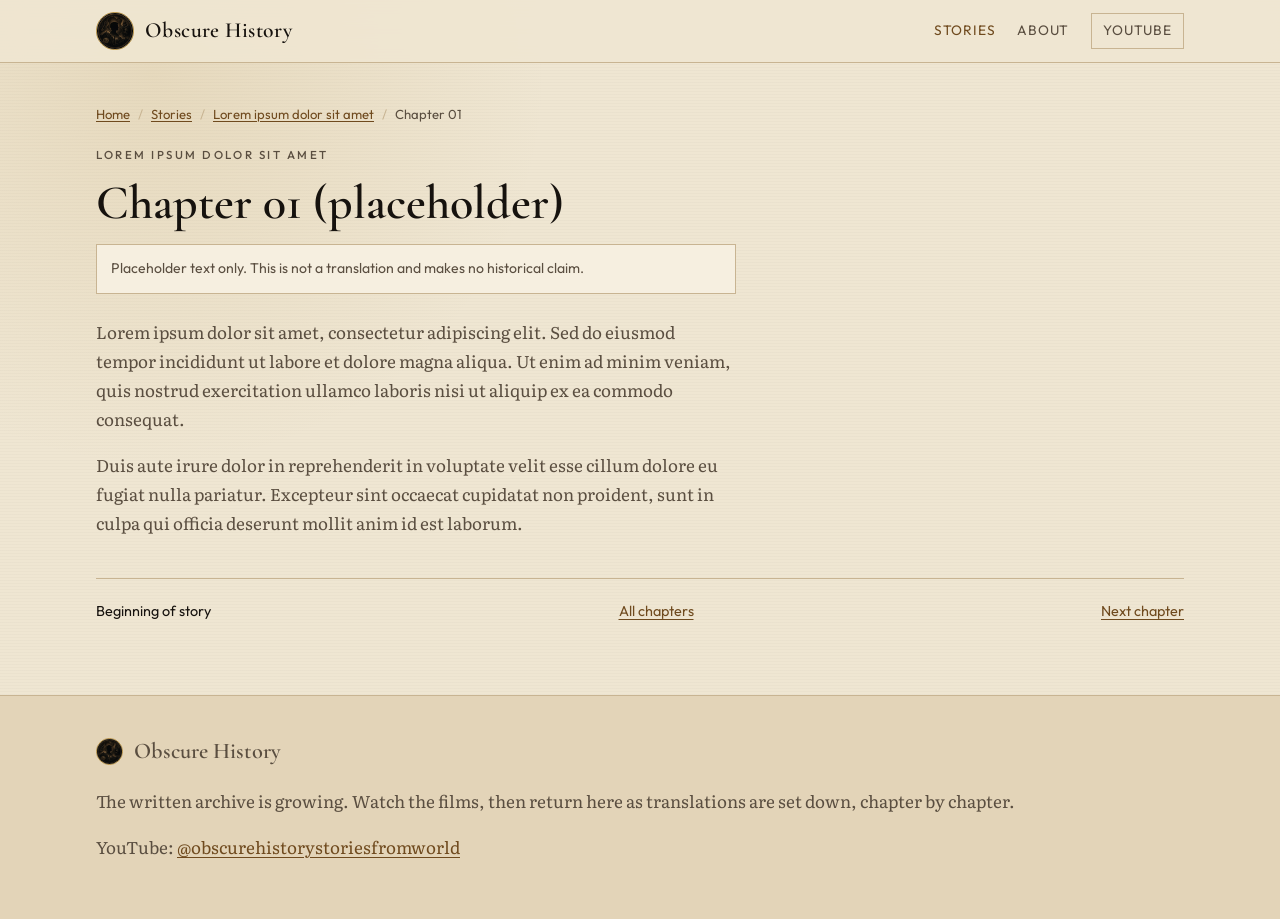
<file: stories/lorem-ipsum-dolor/chapter-01.html>
<!DOCTYPE html>
<html lang="en">
<head>
  <meta charset="utf-8" />
  <meta name="viewport" content="width=device-width, initial-scale=1" />
  <title>Chapter 01 — Lorem ipsum dolor sit amet — Obscure History</title>
  <meta name="description" content="Placeholder chapter 01 for Lorem ipsum dolor sit amet. Dummy copy only." />
  <link rel="canonical" href="https://mindtensorml.github.io/obscure-history/stories/lorem-ipsum-dolor/chapter-01.html" />
  <meta property="og:title" content="Chapter 01 — Lorem ipsum dolor sit amet" />
  <meta property="og:description" content="Placeholder chapter 01 for Lorem ipsum dolor sit amet. Dummy copy only." />
  <meta property="og:type" content="website" />
  <meta property="og:url" content="https://mindtensorml.github.io/obscure-history/stories/lorem-ipsum-dolor/chapter-01.html" />
  <link rel="icon" href="../../assets/favicon.jpg" />
  <link rel="preconnect" href="https://fonts.googleapis.com" />
  <link rel="preconnect" href="https://fonts.gstatic.com" crossorigin />
  <link href="https://fonts.googleapis.com/css2?family=Cormorant+Garamond:ital,wght@0,500;0,600;0,700;1,500&family=Literata:ital,opsz,wght@0,7..72,400;0,7..72,500;1,7..72,400&family=Outfit:wght@400;500;600&display=swap" rel="stylesheet" />
  <link rel="stylesheet" href="../../styles.css" />
</head>
<body>
  <a class="skip-link" href="#main">Skip to content</a>
  <header class="masthead">
    <div class="masthead-inner">
      <a class="wordmark" href="../../index.html">
        <img class="brand-logo" src="../../assets/avatar.jpg" width="40" height="40" alt="" />
        <span class="wordmark-text">Obscure History</span>
      </a>
      <button class="nav-toggle" type="button" aria-expanded="false" aria-controls="site-nav">Menu</button>
      <nav id="site-nav" class="site-nav" aria-label="Primary">
        <a href="../../stories/index.html" aria-current="page">Stories</a>
        <a href="../../index.html#about">About</a>
        <a class="nav-channel" href="https://www.youtube.com/@obscurehistorystoriesfromworld" target="_blank" rel="noopener noreferrer">YouTube <span class="sr-only">(opens in a new tab)</span></a>
      </nav>
    </div>
  </header>

  <main id="main" class="story-layout">
    <nav class="crumb" aria-label="Breadcrumb">
        <ol>
          <li><a href="../../index.html">Home</a></li>
          <li><a href="../index.html">Stories</a></li>
          <li><a href="index.html">Lorem ipsum dolor sit amet</a></li>
          <li aria-current="page">Chapter 01</li>
        </ol>
      </nav>
    <article class="prose">
      <p class="eyebrow">Lorem ipsum dolor sit amet</p>
      <h1>Chapter 01 (placeholder)</h1>
      <p class="notice">Placeholder text only. This is not a translation and makes no historical claim.</p>
      <p>Lorem ipsum dolor sit amet, consectetur adipiscing elit. Sed do eiusmod tempor incididunt ut labore et dolore magna aliqua. Ut enim ad minim veniam, quis nostrud exercitation ullamco laboris nisi ut aliquip ex ea commodo consequat.</p>
      <p>Duis aute irure dolor in reprehenderit in voluptate velit esse cillum dolore eu fugiat nulla pariatur. Excepteur sint occaecat cupidatat non proident, sunt in culpa qui officia deserunt mollit anim id est laborum.</p>
    </article>
    <nav class="chapter-nav" aria-label="Chapter">
      <span>Beginning of story</span>
      <a href="index.html">All chapters</a>
      <a href="chapter-02.html">Next chapter</a>
    </nav>
  </main>
  <footer class="site-footer">
    <div class="footer-inner">
      <p class="footer-brand">
        <img class="brand-logo" src="../../assets/avatar.jpg" width="28" height="28" alt="" />
        Obscure History
      </p>
      <p>
        The written archive is growing. Watch the films, then return here as
        translations are set down, chapter by chapter.
      </p>
      <p>
        YouTube:
        <a href="https://www.youtube.com/@obscurehistorystoriesfromworld" target="_blank" rel="noopener noreferrer">@obscurehistorystoriesfromworld</a>
        <span class="sr-only">(opens in a new tab)</span>
      </p>
    </div>
  </footer>
  <script src="../../site.js"></script>
</body>
</html>
</file>
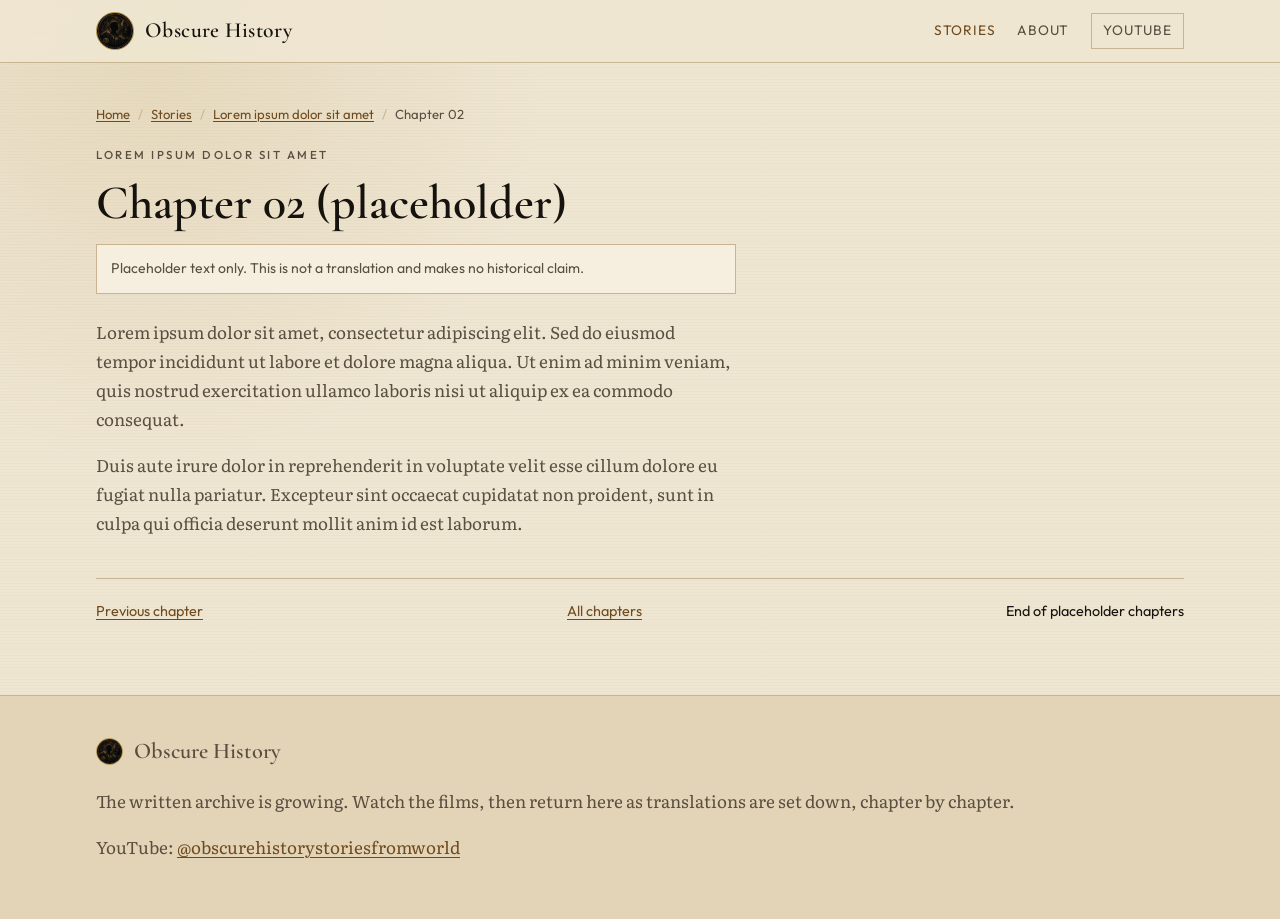
<file: stories/lorem-ipsum-dolor/chapter-02.html>
<!DOCTYPE html>
<html lang="en">
<head>
  <meta charset="utf-8" />
  <meta name="viewport" content="width=device-width, initial-scale=1" />
  <title>Chapter 02 — Lorem ipsum dolor sit amet — Obscure History</title>
  <meta name="description" content="Placeholder chapter 02 for Lorem ipsum dolor sit amet. Dummy copy only." />
  <link rel="canonical" href="https://mindtensorml.github.io/obscure-history/stories/lorem-ipsum-dolor/chapter-02.html" />
  <meta property="og:title" content="Chapter 02 — Lorem ipsum dolor sit amet" />
  <meta property="og:description" content="Placeholder chapter 02 for Lorem ipsum dolor sit amet. Dummy copy only." />
  <meta property="og:type" content="website" />
  <meta property="og:url" content="https://mindtensorml.github.io/obscure-history/stories/lorem-ipsum-dolor/chapter-02.html" />
  <link rel="icon" href="../../assets/favicon.jpg" />
  <link rel="preconnect" href="https://fonts.googleapis.com" />
  <link rel="preconnect" href="https://fonts.gstatic.com" crossorigin />
  <link href="https://fonts.googleapis.com/css2?family=Cormorant+Garamond:ital,wght@0,500;0,600;0,700;1,500&family=Literata:ital,opsz,wght@0,7..72,400;0,7..72,500;1,7..72,400&family=Outfit:wght@400;500;600&display=swap" rel="stylesheet" />
  <link rel="stylesheet" href="../../styles.css" />
</head>
<body>
  <a class="skip-link" href="#main">Skip to content</a>
  <header class="masthead">
    <div class="masthead-inner">
      <a class="wordmark" href="../../index.html">
        <img class="brand-logo" src="../../assets/avatar.jpg" width="40" height="40" alt="" />
        <span class="wordmark-text">Obscure History</span>
      </a>
      <button class="nav-toggle" type="button" aria-expanded="false" aria-controls="site-nav">Menu</button>
      <nav id="site-nav" class="site-nav" aria-label="Primary">
        <a href="../../stories/index.html" aria-current="page">Stories</a>
        <a href="../../index.html#about">About</a>
        <a class="nav-channel" href="https://www.youtube.com/@obscurehistorystoriesfromworld" target="_blank" rel="noopener noreferrer">YouTube <span class="sr-only">(opens in a new tab)</span></a>
      </nav>
    </div>
  </header>

  <main id="main" class="story-layout">
    <nav class="crumb" aria-label="Breadcrumb">
        <ol>
          <li><a href="../../index.html">Home</a></li>
          <li><a href="../index.html">Stories</a></li>
          <li><a href="index.html">Lorem ipsum dolor sit amet</a></li>
          <li aria-current="page">Chapter 02</li>
        </ol>
      </nav>
    <article class="prose">
      <p class="eyebrow">Lorem ipsum dolor sit amet</p>
      <h1>Chapter 02 (placeholder)</h1>
      <p class="notice">Placeholder text only. This is not a translation and makes no historical claim.</p>
      <p>Lorem ipsum dolor sit amet, consectetur adipiscing elit. Sed do eiusmod tempor incididunt ut labore et dolore magna aliqua. Ut enim ad minim veniam, quis nostrud exercitation ullamco laboris nisi ut aliquip ex ea commodo consequat.</p>
      <p>Duis aute irure dolor in reprehenderit in voluptate velit esse cillum dolore eu fugiat nulla pariatur. Excepteur sint occaecat cupidatat non proident, sunt in culpa qui officia deserunt mollit anim id est laborum.</p>
    </article>
    <nav class="chapter-nav" aria-label="Chapter">
      <a href="chapter-01.html">Previous chapter</a>
      <a href="index.html">All chapters</a>
      <span>End of placeholder chapters</span>
    </nav>
  </main>
  <footer class="site-footer">
    <div class="footer-inner">
      <p class="footer-brand">
        <img class="brand-logo" src="../../assets/avatar.jpg" width="28" height="28" alt="" />
        Obscure History
      </p>
      <p>
        The written archive is growing. Watch the films, then return here as
        translations are set down, chapter by chapter.
      </p>
      <p>
        YouTube:
        <a href="https://www.youtube.com/@obscurehistorystoriesfromworld" target="_blank" rel="noopener noreferrer">@obscurehistorystoriesfromworld</a>
        <span class="sr-only">(opens in a new tab)</span>
      </p>
    </div>
  </footer>
  <script src="../../site.js"></script>
</body>
</html>
</file>
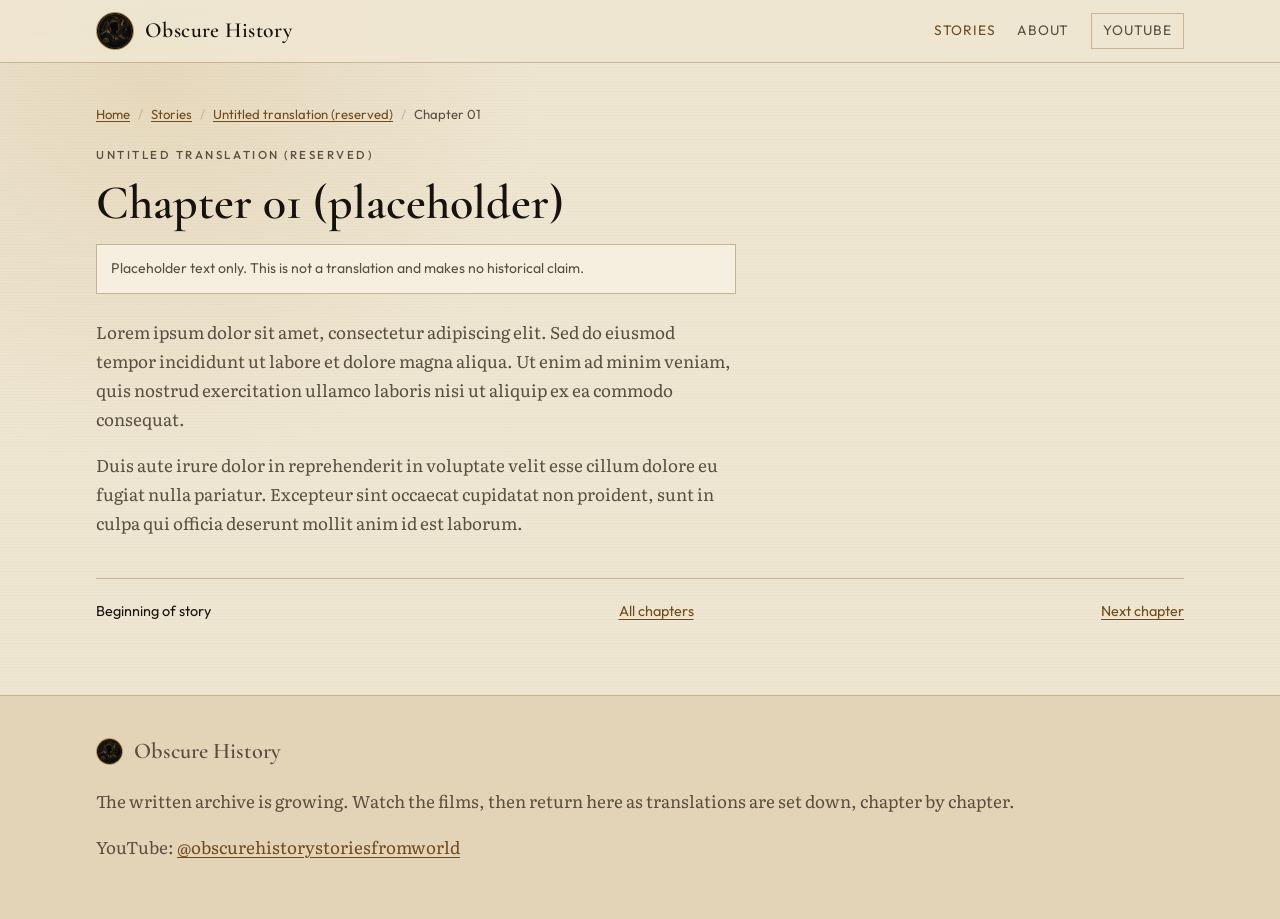
<file: stories/untitled-translation/chapter-01.html>
<!DOCTYPE html>
<html lang="en">
<head>
  <meta charset="utf-8" />
  <meta name="viewport" content="width=device-width, initial-scale=1" />
  <title>Chapter 01 — Untitled translation (reserved) — Obscure History</title>
  <meta name="description" content="Placeholder chapter 01 for Untitled translation (reserved). Dummy copy only." />
  <link rel="canonical" href="https://mindtensorml.github.io/obscure-history/stories/untitled-translation/chapter-01.html" />
  <meta property="og:title" content="Chapter 01 — Untitled translation (reserved)" />
  <meta property="og:description" content="Placeholder chapter 01 for Untitled translation (reserved). Dummy copy only." />
  <meta property="og:type" content="website" />
  <meta property="og:url" content="https://mindtensorml.github.io/obscure-history/stories/untitled-translation/chapter-01.html" />
  <link rel="icon" href="../../assets/favicon.jpg" />
  <link rel="preconnect" href="https://fonts.googleapis.com" />
  <link rel="preconnect" href="https://fonts.gstatic.com" crossorigin />
  <link href="https://fonts.googleapis.com/css2?family=Cormorant+Garamond:ital,wght@0,500;0,600;0,700;1,500&family=Literata:ital,opsz,wght@0,7..72,400;0,7..72,500;1,7..72,400&family=Outfit:wght@400;500;600&display=swap" rel="stylesheet" />
  <link rel="stylesheet" href="../../styles.css" />
</head>
<body>
  <a class="skip-link" href="#main">Skip to content</a>
  <header class="masthead">
    <div class="masthead-inner">
      <a class="wordmark" href="../../index.html">
        <img class="brand-logo" src="../../assets/avatar.jpg" width="40" height="40" alt="" />
        <span class="wordmark-text">Obscure History</span>
      </a>
      <button class="nav-toggle" type="button" aria-expanded="false" aria-controls="site-nav">Menu</button>
      <nav id="site-nav" class="site-nav" aria-label="Primary">
        <a href="../../stories/index.html" aria-current="page">Stories</a>
        <a href="../../index.html#about">About</a>
        <a class="nav-channel" href="https://www.youtube.com/@obscurehistorystoriesfromworld" target="_blank" rel="noopener noreferrer">YouTube <span class="sr-only">(opens in a new tab)</span></a>
      </nav>
    </div>
  </header>

  <main id="main" class="story-layout">
    <nav class="crumb" aria-label="Breadcrumb">
        <ol>
          <li><a href="../../index.html">Home</a></li>
          <li><a href="../index.html">Stories</a></li>
          <li><a href="index.html">Untitled translation (reserved)</a></li>
          <li aria-current="page">Chapter 01</li>
        </ol>
      </nav>
    <article class="prose">
      <p class="eyebrow">Untitled translation (reserved)</p>
      <h1>Chapter 01 (placeholder)</h1>
      <p class="notice">Placeholder text only. This is not a translation and makes no historical claim.</p>
      <p>Lorem ipsum dolor sit amet, consectetur adipiscing elit. Sed do eiusmod tempor incididunt ut labore et dolore magna aliqua. Ut enim ad minim veniam, quis nostrud exercitation ullamco laboris nisi ut aliquip ex ea commodo consequat.</p>
      <p>Duis aute irure dolor in reprehenderit in voluptate velit esse cillum dolore eu fugiat nulla pariatur. Excepteur sint occaecat cupidatat non proident, sunt in culpa qui officia deserunt mollit anim id est laborum.</p>
    </article>
    <nav class="chapter-nav" aria-label="Chapter">
      <span>Beginning of story</span>
      <a href="index.html">All chapters</a>
      <a href="chapter-02.html">Next chapter</a>
    </nav>
  </main>
  <footer class="site-footer">
    <div class="footer-inner">
      <p class="footer-brand">
        <img class="brand-logo" src="../../assets/avatar.jpg" width="28" height="28" alt="" />
        Obscure History
      </p>
      <p>
        The written archive is growing. Watch the films, then return here as
        translations are set down, chapter by chapter.
      </p>
      <p>
        YouTube:
        <a href="https://www.youtube.com/@obscurehistorystoriesfromworld" target="_blank" rel="noopener noreferrer">@obscurehistorystoriesfromworld</a>
        <span class="sr-only">(opens in a new tab)</span>
      </p>
    </div>
  </footer>
  <script src="../../site.js"></script>
</body>
</html>
</file>
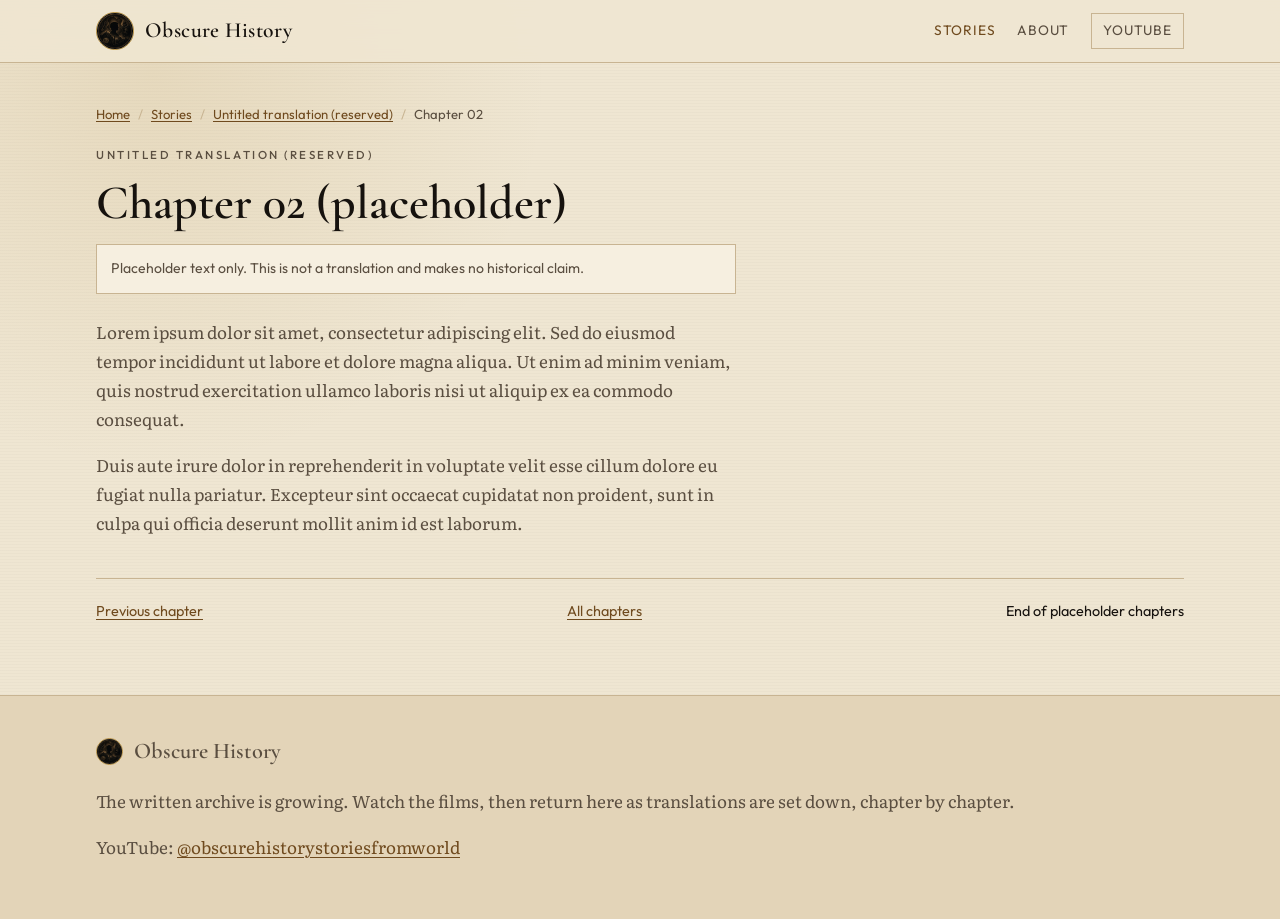
<file: stories/untitled-translation/chapter-02.html>
<!DOCTYPE html>
<html lang="en">
<head>
  <meta charset="utf-8" />
  <meta name="viewport" content="width=device-width, initial-scale=1" />
  <title>Chapter 02 — Untitled translation (reserved) — Obscure History</title>
  <meta name="description" content="Placeholder chapter 02 for Untitled translation (reserved). Dummy copy only." />
  <link rel="canonical" href="https://mindtensorml.github.io/obscure-history/stories/untitled-translation/chapter-02.html" />
  <meta property="og:title" content="Chapter 02 — Untitled translation (reserved)" />
  <meta property="og:description" content="Placeholder chapter 02 for Untitled translation (reserved). Dummy copy only." />
  <meta property="og:type" content="website" />
  <meta property="og:url" content="https://mindtensorml.github.io/obscure-history/stories/untitled-translation/chapter-02.html" />
  <link rel="icon" href="../../assets/favicon.jpg" />
  <link rel="preconnect" href="https://fonts.googleapis.com" />
  <link rel="preconnect" href="https://fonts.gstatic.com" crossorigin />
  <link href="https://fonts.googleapis.com/css2?family=Cormorant+Garamond:ital,wght@0,500;0,600;0,700;1,500&family=Literata:ital,opsz,wght@0,7..72,400;0,7..72,500;1,7..72,400&family=Outfit:wght@400;500;600&display=swap" rel="stylesheet" />
  <link rel="stylesheet" href="../../styles.css" />
</head>
<body>
  <a class="skip-link" href="#main">Skip to content</a>
  <header class="masthead">
    <div class="masthead-inner">
      <a class="wordmark" href="../../index.html">
        <img class="brand-logo" src="../../assets/avatar.jpg" width="40" height="40" alt="" />
        <span class="wordmark-text">Obscure History</span>
      </a>
      <button class="nav-toggle" type="button" aria-expanded="false" aria-controls="site-nav">Menu</button>
      <nav id="site-nav" class="site-nav" aria-label="Primary">
        <a href="../../stories/index.html" aria-current="page">Stories</a>
        <a href="../../index.html#about">About</a>
        <a class="nav-channel" href="https://www.youtube.com/@obscurehistorystoriesfromworld" target="_blank" rel="noopener noreferrer">YouTube <span class="sr-only">(opens in a new tab)</span></a>
      </nav>
    </div>
  </header>

  <main id="main" class="story-layout">
    <nav class="crumb" aria-label="Breadcrumb">
        <ol>
          <li><a href="../../index.html">Home</a></li>
          <li><a href="../index.html">Stories</a></li>
          <li><a href="index.html">Untitled translation (reserved)</a></li>
          <li aria-current="page">Chapter 02</li>
        </ol>
      </nav>
    <article class="prose">
      <p class="eyebrow">Untitled translation (reserved)</p>
      <h1>Chapter 02 (placeholder)</h1>
      <p class="notice">Placeholder text only. This is not a translation and makes no historical claim.</p>
      <p>Lorem ipsum dolor sit amet, consectetur adipiscing elit. Sed do eiusmod tempor incididunt ut labore et dolore magna aliqua. Ut enim ad minim veniam, quis nostrud exercitation ullamco laboris nisi ut aliquip ex ea commodo consequat.</p>
      <p>Duis aute irure dolor in reprehenderit in voluptate velit esse cillum dolore eu fugiat nulla pariatur. Excepteur sint occaecat cupidatat non proident, sunt in culpa qui officia deserunt mollit anim id est laborum.</p>
    </article>
    <nav class="chapter-nav" aria-label="Chapter">
      <a href="chapter-01.html">Previous chapter</a>
      <a href="index.html">All chapters</a>
      <span>End of placeholder chapters</span>
    </nav>
  </main>
  <footer class="site-footer">
    <div class="footer-inner">
      <p class="footer-brand">
        <img class="brand-logo" src="../../assets/avatar.jpg" width="28" height="28" alt="" />
        Obscure History
      </p>
      <p>
        The written archive is growing. Watch the films, then return here as
        translations are set down, chapter by chapter.
      </p>
      <p>
        YouTube:
        <a href="https://www.youtube.com/@obscurehistorystoriesfromworld" target="_blank" rel="noopener noreferrer">@obscurehistorystoriesfromworld</a>
        <span class="sr-only">(opens in a new tab)</span>
      </p>
    </div>
  </footer>
  <script src="../../site.js"></script>
</body>
</html>
</file>
<file: styles.css>
/* Brand tokens — drop in new assets without a redesign.
   Files: assets/avatar.jpg (logo), assets/banner.jpg (hero), assets/favicon.jpg
   Recolor by editing the --brand-* values below. */
:root {
  color-scheme: light;
  --brand-paper: #efe6d2;
  --brand-paper-deep: #e3d4b8;
  --brand-paper-card: #f6efe0;
  --brand-ink: #16120e;
  --brand-ink-soft: #5a4e40;
  --brand-accent: #6f4a1e;
  --brand-accent-hover: #4d3314;
  --brand-gilt: #b08a3e;
  --brand-on-accent: #f8f1e6;
  --logo-size: 2.35rem;
  --banner-height: 15.5rem;
  --banner-image: url("assets/banner.jpg");

  --paper: var(--brand-paper);
  --paper-deep: var(--brand-paper-deep);
  --paper-card: var(--brand-paper-card);
  --ink: var(--brand-ink);
  --ink-soft: var(--brand-ink-soft);
  --rule: #c8b492;
  --accent: var(--brand-accent);
  --accent-hover: var(--brand-accent-hover);
  --gilt: var(--brand-gilt);
  --shadow: 0 18px 40px rgba(22, 18, 14, 0.08);
  --serif-display: "Cormorant Garamond", "Iowan Old Style", Palatino, Georgia, serif;
  --serif-body: "Literata", "Iowan Old Style", Georgia, serif;
  --sans: "Outfit", system-ui, sans-serif;
  --measure: 68rem;
  --prose: 40rem;
}

@media (prefers-color-scheme: dark) {
  :root {
    color-scheme: dark;
    --brand-paper: #16120e;
    --brand-paper-deep: #100d0a;
    --brand-paper-card: #221c16;
    --brand-ink: #f3ead8;
    --brand-ink-soft: #c4b49a;
    --brand-accent: #d4a85a;
    --brand-accent-hover: #e8c888;
    --brand-gilt: #c4a15a;
    --brand-on-accent: #16120e;
    --rule: #5a4d3c;
    --shadow: 0 18px 40px rgba(0, 0, 0, 0.35);
  }
}

*,
*::before,
*::after {
  box-sizing: border-box;
}

html {
  scroll-behavior: smooth;
}

body {
  margin: 0;
  min-height: 100vh;
  display: flex;
  flex-direction: column;
  font-family: var(--serif-body);
  font-size: 1.0625rem;
  line-height: 1.7;
  color: var(--ink);
  background:
    radial-gradient(circle at 12% 8%, color-mix(in srgb, var(--gilt) 14%, transparent), transparent 28%),
    repeating-linear-gradient(
      0deg,
      transparent,
      transparent 2px,
      rgba(22, 18, 14, 0.02) 2px,
      rgba(22, 18, 14, 0.02) 3px
    ),
    var(--paper);
}

main {
  flex: 1;
}

img,
svg {
  max-width: 100%;
}

a {
  color: var(--accent);
  text-underline-offset: 0.18em;
}

a:hover {
  color: var(--accent-hover);
}

a:focus-visible,
button:focus-visible {
  outline: 2px solid var(--accent);
  outline-offset: 3px;
}

.sr-only {
  position: absolute;
  width: 1px;
  height: 1px;
  padding: 0;
  margin: -1px;
  overflow: hidden;
  clip: rect(0, 0, 0, 0);
  white-space: nowrap;
  border: 0;
}

.skip-link {
  position: absolute;
  left: 1rem;
  top: -4rem;
  z-index: 20;
  padding: 0.6rem 0.9rem;
  background: var(--ink);
  color: var(--paper);
  text-decoration: none;
  font-family: var(--sans);
  font-size: 0.85rem;
}

.skip-link:focus {
  top: 1rem;
}

.masthead {
  position: sticky;
  top: 0;
  z-index: 10;
  border-bottom: 1px solid var(--rule);
  background: color-mix(in srgb, var(--paper) 88%, transparent);
  backdrop-filter: blur(12px);
}

.wrap,
.masthead-inner,
.hero-copy,
.panel,
.archive,
.footer-inner,
.story-layout {
  width: min(var(--measure), calc(100% - 2.5rem));
  margin-inline: auto;
}

.masthead-inner {
  display: flex;
  align-items: center;
  justify-content: space-between;
  gap: 1rem;
  padding: 0.75rem 0;
}

.wordmark {
  display: inline-flex;
  align-items: center;
  gap: 0.7rem;
  color: inherit;
  text-decoration: none;
}

.brand-logo {
  width: var(--logo-size);
  height: var(--logo-size);
  border-radius: 50%;
  object-fit: cover;
  border: 1px solid var(--gilt);
  background: #111;
  flex-shrink: 0;
}

.wordmark-text {
  font-family: var(--serif-display);
  font-size: 1.35rem;
  font-weight: 600;
  letter-spacing: 0.02em;
}

.nav-toggle {
  display: none;
  border: 1px solid var(--rule);
  background: var(--paper-card);
  color: inherit;
  font-family: var(--sans);
  font-size: 0.8rem;
  letter-spacing: 0.08em;
  text-transform: uppercase;
  padding: 0.45rem 0.7rem;
  cursor: pointer;
}

.site-nav {
  display: flex;
  align-items: center;
  gap: 1.35rem;
  font-family: var(--sans);
  font-size: 0.86rem;
  letter-spacing: 0.06em;
  text-transform: uppercase;
}

.site-nav a {
  color: var(--ink-soft);
  text-decoration: none;
}

.site-nav a:hover,
.site-nav a:focus-visible,
.site-nav a[aria-current="page"] {
  color: var(--accent);
}

.nav-channel {
  padding: 0.35rem 0.7rem;
  border: 1px solid var(--rule);
  color: var(--ink);
}

.hero-banner {
  margin: 0;
  height: var(--banner-height);
  overflow: hidden;
  background: #1a140e var(--banner-image) center / cover no-repeat;
}

.hero-banner img {
  display: block;
  width: 100%;
  height: var(--banner-height);
  object-fit: cover;
  object-position: center;
}

.hero-copy {
  padding: 3.25rem 0 3.75rem;
  text-align: center;
}

.eyebrow {
  margin: 0 0 0.85rem;
  font-family: var(--sans);
  font-size: 0.72rem;
  font-weight: 500;
  letter-spacing: 0.22em;
  text-transform: uppercase;
  color: var(--gilt);
}

.hero-copy h1,
.panel h2,
.archive h2,
.story-layout h1 {
  margin: 0;
  font-family: var(--serif-display);
  font-weight: 600;
  line-height: 1.05;
}

.hero-copy h1 {
  font-size: clamp(3rem, 8vw, 5.8rem);
  letter-spacing: -0.02em;
}

.lede,
.section-note,
.split p,
.folio p,
.site-footer p,
.prose p,
.crumb {
  color: var(--ink-soft);
}

.lede {
  max-width: 38rem;
  margin: 1.25rem auto 0;
  font-size: clamp(1.15rem, 2vw, 1.35rem);
  line-height: 1.65;
}

.lede-start {
  margin-inline: 0;
  text-align: left;
}

.folio-grid-spaced {
  margin-top: 2rem;
}

.hero-actions {
  display: flex;
  flex-wrap: wrap;
  justify-content: center;
  gap: 0.85rem;
  margin-top: 2rem;
}

.button {
  display: inline-flex;
  align-items: center;
  justify-content: center;
  min-height: 2.75rem;
  padding: 0.55rem 1.15rem;
  font-family: var(--sans);
  font-size: 0.92rem;
  text-decoration: none;
  border: 1px solid transparent;
}

.button-primary {
  background: var(--accent);
  color: var(--brand-on-accent);
}

.button-primary:hover {
  background: var(--accent-hover);
  color: var(--brand-on-accent);
}

.button-quiet {
  border-color: var(--rule);
  color: var(--ink);
  background: transparent;
}

.button-quiet:hover {
  border-color: var(--accent);
  color: var(--accent);
}

.channel-handle {
  margin: 1.6rem 0 0;
  font-family: var(--sans);
  font-size: 0.92rem;
}

.channel-handle a {
  font-weight: 500;
}

.panel,
.archive {
  padding: 0 0 4.5rem;
}

.panel-rule {
  width: 4.5rem;
  height: 1px;
  margin-bottom: 1.5rem;
  background: var(--gilt);
}

.panel h2,
.archive h2,
.story-layout h1 {
  font-size: clamp(2rem, 4vw, 3rem);
}

.split {
  display: grid;
  grid-template-columns: 1fr 1fr;
  gap: 1.75rem 2.5rem;
  margin-top: 1.25rem;
}

.archive-head {
  max-width: 40rem;
  margin-bottom: 2.25rem;
}

.section-note {
  margin: 0.85rem 0 0;
}

.shelf + .shelf {
  margin-top: 2.75rem;
}

.shelf-title {
  margin: 0 0 1rem;
  font-family: var(--serif-display);
  font-size: 1.7rem;
  font-weight: 600;
}

.folio-grid {
  display: grid;
  grid-template-columns: repeat(3, 1fr);
  gap: 1rem;
  margin: 0;
  padding: 0;
  list-style: none;
}

.folio {
  display: flex;
  flex-direction: column;
  min-height: 100%;
  padding: 1.25rem 1.2rem 1.15rem;
  background: var(--paper-card);
  border: 1px solid var(--rule);
  box-shadow: var(--shadow);
}

.folio-link {
  color: inherit;
  text-decoration: none;
}

.folio-link:hover h3,
.folio-link:hover h4 {
  color: var(--accent);
}

.folio-mark {
  margin: 0 0 0.7rem;
  font-family: var(--sans);
  font-size: 0.7rem;
  letter-spacing: 0.14em;
  text-transform: uppercase;
  color: var(--gilt);
}

.folio h3,
.folio h4 {
  margin: 0;
  font-family: var(--serif-display);
  font-size: 1.45rem;
  font-weight: 600;
  line-height: 1.2;
}

.folio p {
  margin: 0.7rem 0 1.1rem;
  flex: 1;
}

.badge {
  align-self: flex-start;
  font-family: var(--sans);
  font-size: 0.68rem;
  letter-spacing: 0.14em;
  text-transform: uppercase;
  color: var(--accent);
  border: 1px solid color-mix(in srgb, var(--accent) 45%, var(--rule));
  padding: 0.22rem 0.45rem;
}

.story-layout {
  padding: 2.5rem 0 4.5rem;
}

.crumb {
  margin: 0 0 1.25rem;
  font-family: var(--sans);
  font-size: 0.82rem;
}

.crumb ol {
  display: flex;
  flex-wrap: wrap;
  gap: 0.35rem 0.5rem;
  margin: 0;
  padding: 0;
  list-style: none;
}

.crumb li:not(:last-child)::after {
  content: "/";
  margin-left: 0.5rem;
  color: var(--rule);
}

.chapter-list {
  margin: 1.75rem 0 0;
  padding: 0;
  list-style: none;
  border-top: 1px solid var(--rule);
}

.chapter-list li {
  border-bottom: 1px solid var(--rule);
}

.chapter-list a {
  display: flex;
  justify-content: space-between;
  gap: 1rem;
  padding: 0.95rem 0.15rem;
  color: inherit;
  text-decoration: none;
}

.chapter-list a:hover {
  color: var(--accent);
}

.chapter-num {
  font-family: var(--sans);
  font-size: 0.75rem;
  letter-spacing: 0.12em;
  text-transform: uppercase;
  color: var(--gilt);
}

.prose {
  max-width: var(--prose);
}

.prose h1 {
  margin-bottom: 0.75rem;
}

.notice {
  margin: 1rem 0 1.5rem;
  padding: 0.75rem 0.9rem;
  font-family: var(--sans);
  font-size: 0.88rem;
  background: var(--paper-card);
  border: 1px solid var(--rule);
}

.chapter-nav {
  display: flex;
  flex-wrap: wrap;
  justify-content: space-between;
  gap: 0.75rem;
  margin-top: 2.5rem;
  padding-top: 1.25rem;
  border-top: 1px solid var(--rule);
  font-family: var(--sans);
  font-size: 0.9rem;
}

.site-footer {
  border-top: 1px solid var(--rule);
  background: var(--paper-deep);
}

.footer-inner {
  padding: 2.25rem 0 2.5rem;
}

.footer-brand {
  display: flex;
  align-items: center;
  gap: 0.65rem;
  margin: 0 0 0.55rem;
  font-family: var(--serif-display);
  font-size: 1.4rem;
  font-weight: 600;
  color: var(--ink);
}

.footer-brand img {
  width: 1.7rem;
  height: 1.7rem;
}

@media (max-width: 860px) {
  .folio-grid,
  .split {
    grid-template-columns: 1fr;
  }
}

@media (max-width: 640px) {
  :root {
    --banner-height: 8.75rem;
  }

  .nav-toggle {
    display: inline-flex;
  }

  .site-nav {
    display: none;
    position: absolute;
    inset: calc(100% - 1px) 0 auto;
    flex-direction: column;
    align-items: stretch;
    gap: 0;
    padding: 0.75rem 1.25rem 1rem;
    background: var(--paper);
    border-bottom: 1px solid var(--rule);
  }

  .site-nav.is-open {
    display: flex;
  }

  .site-nav a {
    padding: 0.7rem 0;
    border-bottom: 1px solid var(--rule);
  }

  .nav-channel {
    border: 0;
    padding-left: 0;
    padding-right: 0;
  }

  .masthead {
    position: relative;
  }

  .hero-copy {
    padding-top: 2.5rem;
  }
}

@media (prefers-reduced-motion: reduce) {
  html {
    scroll-behavior: auto;
  }

  * {
    transition: none !important;
  }
}
</file>
